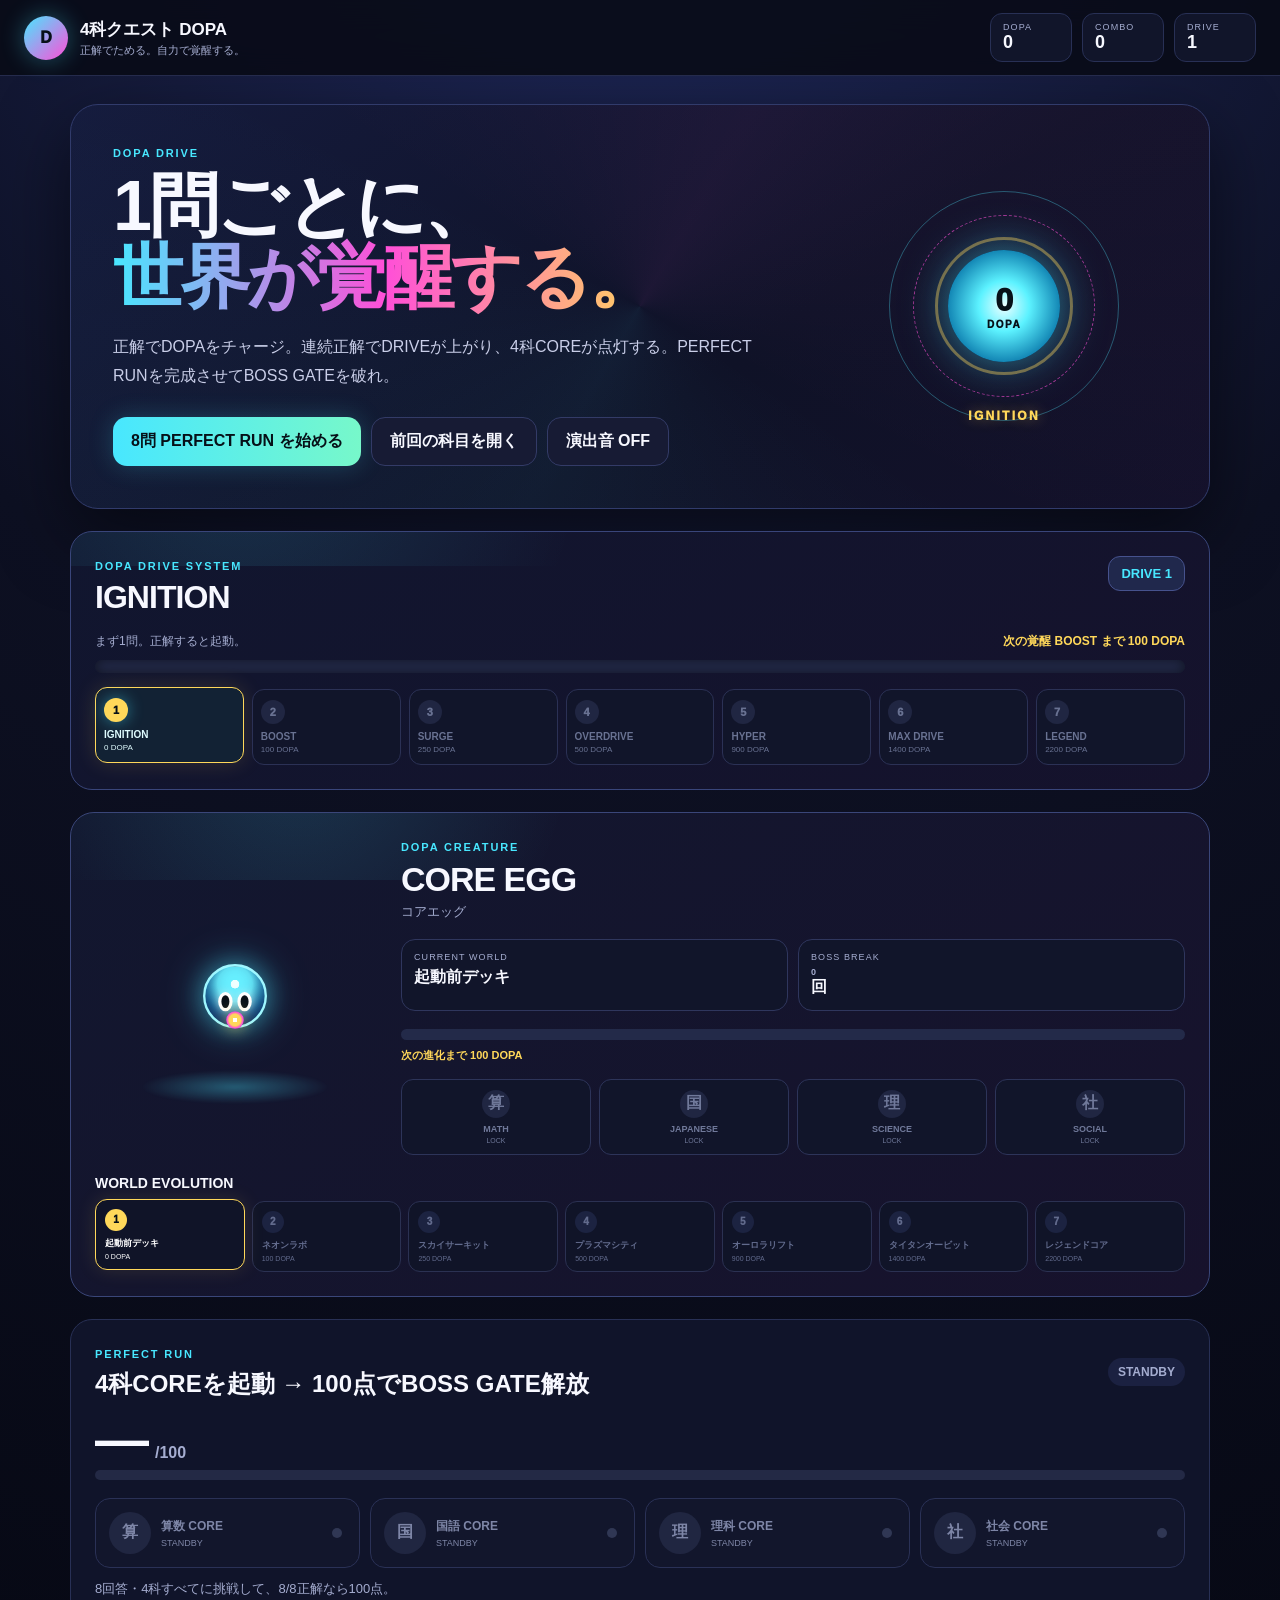
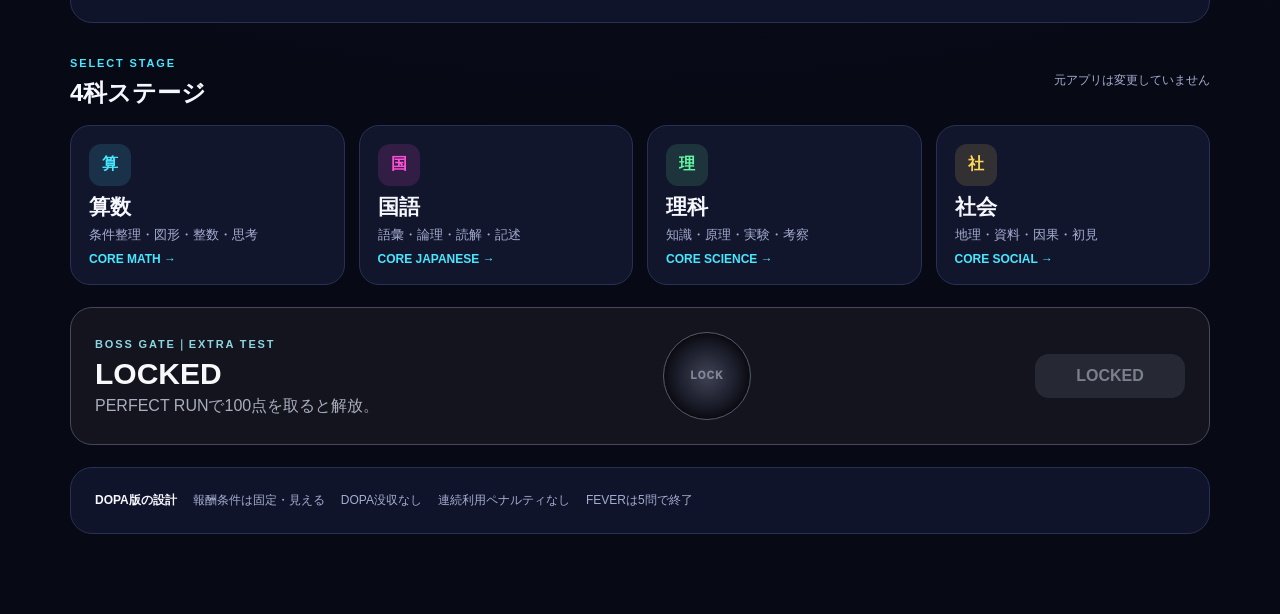
<file: dopa/index.html>
<!doctype html>
<html lang="ja">
<head>
  <meta charset="utf-8" />
  <meta name="viewport" content="width=device-width,initial-scale=1,viewport-fit=cover,user-scalable=no" />
  <meta name="theme-color" content="#090b18" />
  <meta name="robots" content="noindex,nofollow,noarchive,nosnippet" />
  <meta name="apple-mobile-web-app-capable" content="yes" />
  <meta name="apple-mobile-web-app-status-bar-style" content="black-translucent" />
  <meta name="apple-mobile-web-app-title" content="4科DOPA" />
  <title>4科クエスト DOPA版</title>
  <link rel="manifest" href="./manifest.webmanifest" />
  <link rel="icon" href="./icon.svg" type="image/svg+xml" />
  <link rel="stylesheet" href="./styles.css" />
  <link rel="stylesheet" href="./intensity.css" />
  <link rel="stylesheet" href="./evolution.css" />
</head>
<body>
  <div id="fxLayer" class="fx-layer" aria-hidden="true"></div>
  <header class="topbar">
    <a class="brand" href="./" aria-label="DOPAホームへ">
      <span class="brand-orb">D</span>
      <span><strong>4科クエスト DOPA</strong><small>正解でためる。自力で覚醒する。</small></span>
    </a>
    <div class="top-stats">
      <div><span>DOPA</span><strong id="dopaTotal">0</strong></div>
      <div><span>COMBO</span><strong id="comboCount">0</strong></div>
      <div><span>DRIVE</span><strong id="fxLevel">1</strong></div>
    </div>
  </header>

  <main class="shell">
    <section id="homePanel" class="home-panel">
      <div class="hero">
        <div class="hero-copy">
          <div class="eyebrow">DOPA DRIVE</div>
          <h1>1問ごとに、<br><span>世界が覚醒する。</span></h1>
          <p>正解でDOPAをチャージ。連続正解でDRIVEが上がり、4科COREが点灯する。PERFECT RUNを完成させてBOSS GATEを破れ。</p>
          <div class="hero-actions">
            <button id="startRunBtn" class="cta">8問 PERFECT RUN を始める</button>
            <button id="openLastBtn" class="ghost">前回の科目を開く</button>
            <button id="soundBtn" class="ghost" aria-pressed="false">演出音 OFF</button>
          </div>
        </div>
        <div class="reactor">
          <div class="reactor-ring r1"></div><div class="reactor-ring r2"></div><div class="reactor-ring r3"></div>
          <div class="reactor-core"><span id="reactorValue">0</span><small>DOPA</small></div>
          <div id="comboTitle" class="combo-title">IGNITION</div>
        </div>
      </div>

      <section class="drive-card">
        <div class="drive-head">
          <div><span class="eyebrow">DOPA DRIVE SYSTEM</span><h2 id="driveName">IGNITION</h2></div>
          <strong id="driveBadge">DRIVE 1</strong>
        </div>
        <div class="drive-copy"><span id="driveMessage">まず1問。正解すると起動。</span><b id="nextUnlock">次の覚醒まで 100 DOPA</b></div>
        <div class="drive-meter"><span id="driveMeter"></span></div>
        <div id="driveMilestones" class="drive-milestones"></div>
      </section>

      <section class="evolution-card">
        <div class="evolution-grid">
          <div class="creature-stage">
            <div class="creature-pedestal"></div>
            <div id="dopaCreature" class="dopa-creature stage-0" aria-label="コアエッグ">
              <i class="horn left"></i><i class="horn right"></i><i class="wing left"></i><i class="wing right"></i><i class="tail"></i>
              <div class="body"></div><i class="eye left"></i><i class="eye right"></i><i class="core"></i>
            </div>
          </div>
          <div class="evo-info">
            <span class="eyebrow">DOPA CREATURE</span>
            <h2 id="creatureName">CORE EGG</h2>
            <div id="creatureStage" class="evo-sub">コアエッグ</div>
            <div class="evo-stats">
              <div class="evo-stat"><span>CURRENT WORLD</span><strong id="worldName">起動前デッキ</strong></div>
              <div class="evo-stat"><span>BOSS BREAK</span><strong><span id="bossClearCount">0</span> 回</strong></div>
            </div>
            <div class="evo-progress"><span id="evoMeter"></span></div>
            <div id="evoNext" class="evo-next">次の進化まで 100 DOPA</div>
            <div id="evoCoreGrid" class="evo-core-grid"></div>
          </div>
        </div>
        <div class="world-strip">
          <h3>WORLD EVOLUTION</h3>
          <div id="worldMap" class="world-map"></div>
        </div>
      </section>

      <section class="run-card">
        <div class="run-head">
          <div><span class="eyebrow">PERFECT RUN</span><h2>4科COREを起動 → 100点でBOSS GATE解放</h2></div>
          <span id="runStatus" class="run-status">未開始</span>
        </div>
        <div class="score-row"><strong id="runScore">—</strong><span>/100</span></div>
        <div class="meter"><span id="runMeter"></span></div>
        <div id="coreGrid" class="core-grid"></div>
        <p id="runNote" class="run-note">8回答・4科すべてに挑戦して、8/8正解なら100点。</p>
      </section>

      <section class="subject-section">
        <div class="section-head"><div><span class="eyebrow">SELECT STAGE</span><h2>4科ステージ</h2></div><span class="mini-note">元アプリは変更していません</span></div>
        <div class="subject-grid">
          <button class="subject-card math" data-subject="math"><span class="subject-glyph">算</span><div><b>算数</b><small>条件整理・図形・整数・思考</small></div><em>CORE MATH →</em></button>
          <button class="subject-card japanese" data-subject="japanese"><span class="subject-glyph">国</span><div><b>国語</b><small>語彙・論理・読解・記述</small></div><em>CORE JAPANESE →</em></button>
          <button class="subject-card science" data-subject="science"><span class="subject-glyph">理</span><div><b>理科</b><small>知識・原理・実験・考察</small></div><em>CORE SCIENCE →</em></button>
          <button class="subject-card social" data-subject="social"><span class="subject-glyph">社</span><div><b>社会</b><small>地理・資料・因果・初見</small></div><em>CORE SOCIAL →</em></button>
        </div>
      </section>

      <section id="extraCard" class="extra-card locked">
        <div><span class="eyebrow">BOSS GATE｜EXTRA TEST</span><h2 id="extraTitle">LOCKED</h2><p id="extraNote">PERFECT RUNで100点を取ると解放。</p></div>
        <div class="boss-orb"><span id="bossOrbText">LOCK</span></div>
        <button id="extraBtn" disabled>BOSS戦へ</button>
      </section>

      <section class="safety-strip">
        <b>DOPA版の設計</b>
        <span>報酬条件は固定・見える</span><span>DOPA没収なし</span><span>連続利用ペナルティなし</span><span>FEVERは5問で終了</span>
      </section>
    </section>

    <section id="stagePanel" class="stage-panel" hidden>
      <div class="stage-toolbar">
        <button id="backHomeBtn" class="ghost">← DOPAホーム</button>
        <div><div id="stageSubject" class="stage-subject">算数</div><div id="stageComboWord" class="stage-combo-word">IGNITION</div></div>
        <div class="stage-live"><span>+DOPA</span><strong id="liveGain">0</strong></div>
      </div>
      <iframe id="subjectFrame" title="4科学習ステージ" allow="fullscreen"></iframe>
    </section>

    <section id="extraPanel" class="extra-panel" hidden>
      <div class="extra-top"><button id="extraBackBtn" class="ghost">← ホーム</button><div><span class="eyebrow">BOSS BATTLE｜EXTRA TEST</span><h2>8問・4科MIX</h2></div><div class="extra-score"><span id="extraNow">0</span>/8</div></div>
      <div class="boss-hp"><span id="bossHp"></span></div>
      <div class="ex-progress"><span id="exProgress"></span></div>
      <article id="extraQuestion" class="extra-question"></article>
    </section>
  </main>

  <div id="rewardPop" class="reward-pop" role="status" aria-live="polite"></div>
  <div id="rankPop" class="rank-pop" aria-hidden="true"></div>
  <div id="evolutionPop" class="evolution-pop" aria-hidden="true"></div>
  <script src="./app.js"></script>
  <script src="./evolution.js"></script>
  <script src="./companion.js"></script>
</body>
</html>
</file>
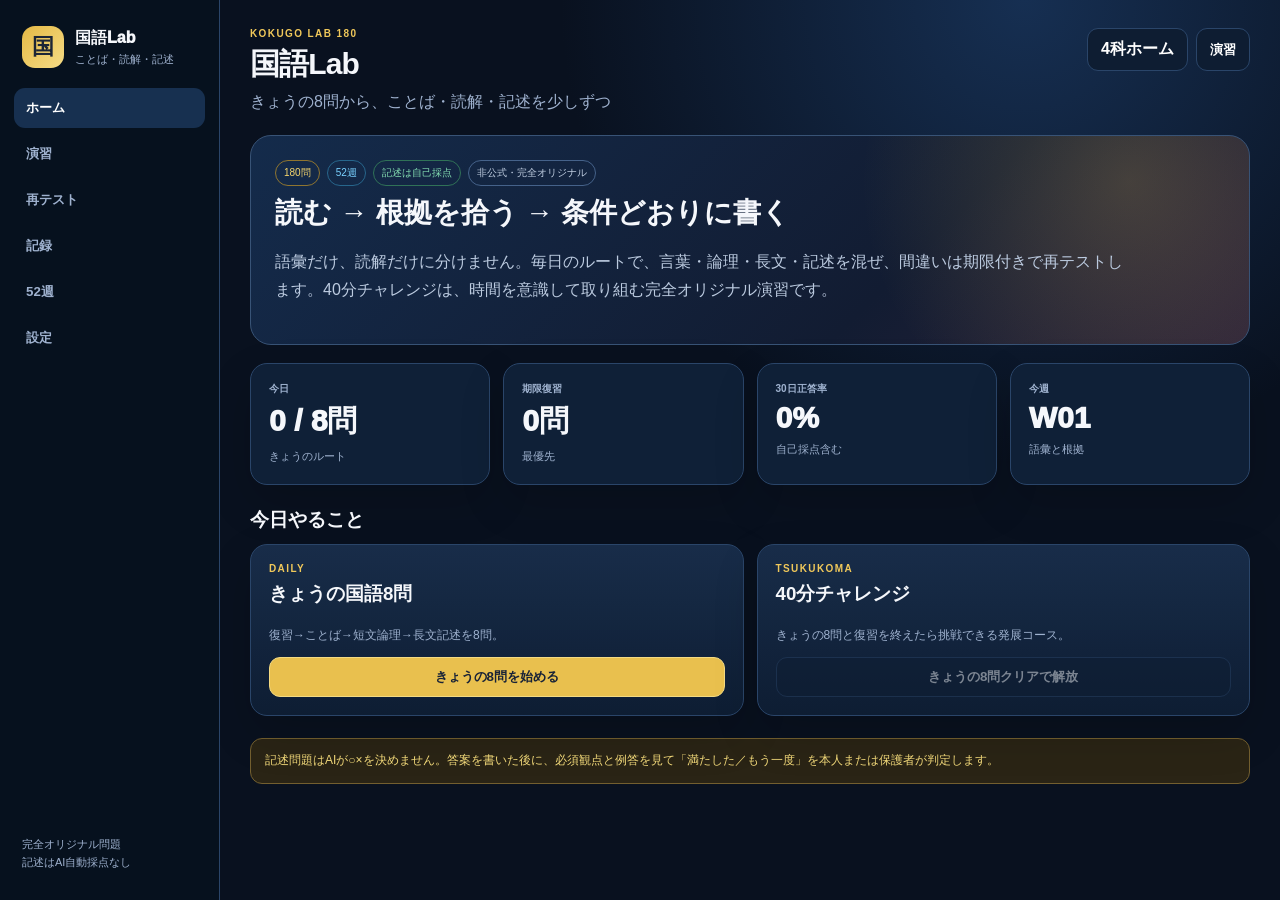
<file: japanese/index.html>
<!doctype html>
<html lang="ja">
<head>
  <meta charset="utf-8">
  <meta name="viewport" content="width=device-width,initial-scale=1,viewport-fit=cover">
  <meta name="theme-color" content="#16213e">
  <meta name="robots" content="noindex,nofollow,noarchive">
  <link rel="manifest" href="./manifest.webmanifest">
  <link rel="icon" href="./assets/icon.svg">
  <link rel="stylesheet" href="./styles.css">
  <title>国語Lab｜ことば・読解・記述</title>
</head>
<body>
<div class="app-shell">
  <aside class="sidebar">
    <div class="brand">
      <div class="brand-mark">国</div>
      <div><div class="brand-title">国語Lab</div><div class="brand-sub">ことば・読解・記述</div></div>
    </div>
    <nav id="nav" class="nav"></nav>
    <div class="sidebar-foot">完全オリジナル問題<br>記述はAI自動採点なし</div>
  </aside>
  <main class="main">
    <div id="app"></div>
  </main>
  <nav id="bottomNav" class="bottom-nav"></nav>
</div>
<div id="toast" class="toast" role="status" aria-live="polite"></div>
<script src="./data.js"></script>
<script src="./app.js"></script>
</body>
</html>
</file>
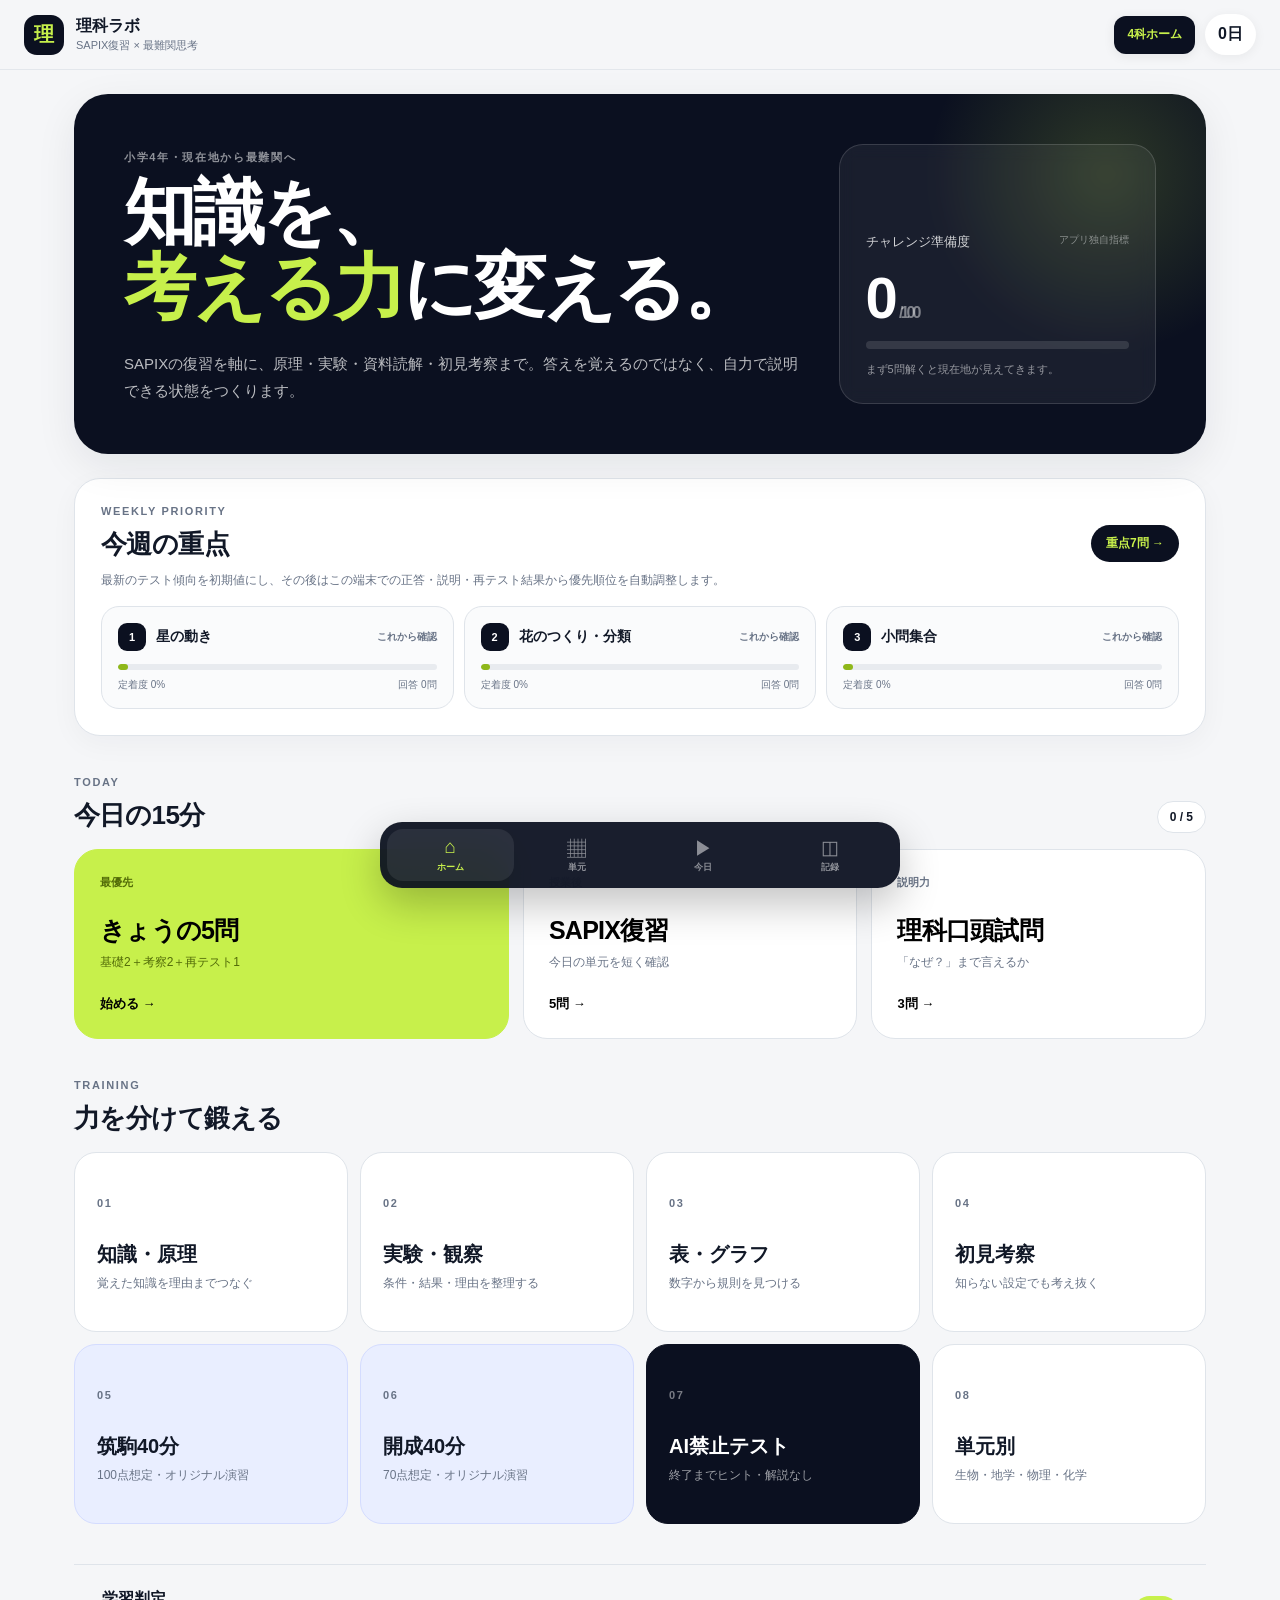
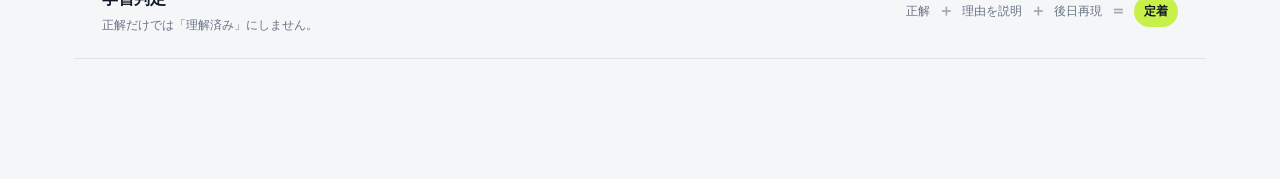
<file: science/index.html>
<!doctype html>
<html lang="ja">
<head>
  <meta charset="utf-8" />
  <meta name="viewport" content="width=device-width, initial-scale=1, viewport-fit=cover" />
  <meta name="theme-color" content="#0b1020" />
  <meta name="robots" content="noindex,nofollow,noarchive,nosnippet" />
  <meta name="apple-mobile-web-app-capable" content="yes" />
  <meta name="apple-mobile-web-app-status-bar-style" content="black-translucent" />
  <meta name="apple-mobile-web-app-title" content="理科ラボ" />
  <link rel="manifest" href="manifest.webmanifest" />
  <link rel="icon" href="assets/icon.svg" type="image/svg+xml" />
  <link rel="stylesheet" href="styles-base.css" />
  <link rel="stylesheet" href="styles-quiz.css" />
  <link rel="stylesheet" href="styles-record.css" />
  <title>理科ラボ｜SAPIX復習 × 最難関思考</title>
</head>
<body>
  <div class="app-shell">
    <header class="topbar">
      <div class="brand" role="button" tabindex="0" data-view="home" aria-label="ホームへ">
        <div class="brand-mark">理</div>
        <div>
          <div class="brand-title">理科ラボ</div>
          <div class="brand-sub">SAPIX復習 × 最難関思考</div>
        </div>
      </div>
      <div class="top-actions">
        <a class="subject-home-link" href="../?home=1" aria-label="4科ホームへ">4科ホーム</a>
        <button class="icon-btn" id="installBtn" hidden aria-label="アプリをインストール">＋</button>
        <button class="streak-pill" data-view="record" aria-label="学習記録を見る"><span id="streakCount">0</span>日</button>
      </div>
    </header>

    <main id="main" class="main" aria-live="polite">
      <section id="view-home" class="view active">
        <div class="hero">
          <div>
            <p class="eyebrow">小学4年・現在地から最難関へ</p>
            <h1>知識を、<br><span>考える力</span>に変える。</h1>
            <p class="hero-copy">SAPIXの復習を軸に、原理・実験・資料読解・初見考察まで。答えを覚えるのではなく、自力で説明できる状態をつくります。</p>
          </div>
          <div class="readiness-card">
            <div class="readiness-head">
              <span>チャレンジ準備度</span>
              <span class="tiny">アプリ独自指標</span>
            </div>
            <div class="readiness-score"><span id="readinessScore">0</span><small>/100</small></div>
            <div class="meter"><div id="readinessBar" class="meter-fill"></div></div>
            <p id="readinessText" class="microcopy">まず5問解くと現在地が見えてきます。</p>
          </div>
        </div>

        <section class="weekly-panel">
          <div class="section-heading">
            <div>
              <p class="eyebrow">WEEKLY PRIORITY</p>
              <h2>今週の重点</h2>
            </div>
            <button class="weekly-start" data-start="weekly">重点7問 →</button>
          </div>
          <p class="weekly-note">最新のテスト傾向を初期値にし、その後はこの端末での正答・説明・再テスト結果から優先順位を自動調整します。</p>
          <div id="weeklyFocusList" class="weekly-focus-list"></div>
        </section>

        <section class="today-panel">
          <div class="section-heading">
            <div>
              <p class="eyebrow">TODAY</p>
              <h2>今日の15分</h2>
            </div>
            <span id="todayProgress" class="progress-chip">0 / 5</span>
          </div>
          <div class="today-grid">
            <button class="mission-card primary" data-start="alpha">
              <div class="mission-kicker">最優先</div>
              <div class="mission-title">きょうの5問</div>
              <div class="mission-desc">基礎2＋考察2＋再テスト1</div>
              <div class="mission-arrow">始める →</div>
            </button>
            <button class="mission-card" data-start="review">
              <div class="mission-kicker">授業後</div>
              <div class="mission-title">SAPIX復習</div>
              <div class="mission-desc">今日の単元を短く確認</div>
              <div class="mission-arrow">5問 →</div>
            </button>
            <button class="mission-card" data-start="oral">
              <div class="mission-kicker">説明力</div>
              <div class="mission-title">理科口頭試問</div>
              <div class="mission-desc">「なぜ？」まで言えるか</div>
              <div class="mission-arrow">3問 →</div>
            </button>
          </div>
        </section>

        <section class="mode-section">
          <div class="section-heading"><div><p class="eyebrow">TRAINING</p><h2>力を分けて鍛える</h2></div></div>
          <div class="mode-grid">
            <button class="mode-card" data-start="knowledge"><span class="mode-num">01</span><h3>知識・原理</h3><p>覚えた知識を理由までつなぐ</p></button>
            <button class="mode-card" data-start="experiment"><span class="mode-num">02</span><h3>実験・観察</h3><p>条件・結果・理由を整理する</p></button>
            <button class="mode-card" data-start="data"><span class="mode-num">03</span><h3>表・グラフ</h3><p>数字から規則を見つける</p></button>
            <button class="mode-card" data-start="transfer"><span class="mode-num">04</span><h3>初見考察</h3><p>知らない設定でも考え抜く</p></button>
            <button class="mode-card accent" data-start="tsukukoma"><span class="mode-num">05</span><h3>筑駒40分</h3><p>100点想定・オリジナル演習</p></button>
            <button class="mode-card accent" data-start="kaisei"><span class="mode-num">06</span><h3>開成40分</h3><p>70点想定・オリジナル演習</p></button>
            <button class="mode-card dark" data-start="noai"><span class="mode-num">07</span><h3>AI禁止テスト</h3><p>終了までヒント・解説なし</p></button>
            <button class="mode-card" data-view="library"><span class="mode-num">08</span><h3>単元別</h3><p>生物・地学・物理・化学</p></button>
          </div>
        </section>

        <section class="principle-strip">
          <div><strong>学習判定</strong><span>正解だけでは「理解済み」にしません。</span></div>
          <div class="principle-flow"><span>正解</span><b>＋</b><span>理由を説明</span><b>＋</b><span>後日再現</span><b>＝</b><span class="highlight">定着</span></div>
        </section>
      </section>

      <section id="view-quiz" class="view">
        <div class="quiz-topline">
          <button class="back-btn" data-view="home">← 終了</button>
          <div class="quiz-meta"><span id="quizModeLabel">きょうの5問</span><span id="quizTimer" class="timer" hidden>40:00</span></div>
          <span id="quizCounter">1 / 5</span>
        </div>
        <div class="quiz-progress"><div id="quizProgressBar"></div></div>

        <article class="question-card">
          <div class="question-tags"><span id="qDomain">物理</span><span id="qLevel">Lv.2</span><span id="qSkill">原理</span></div>
          <h2 id="qPrompt">問題文</h2>
          <div id="qFigure" class="question-figure" hidden></div>
          <div id="qChoices" class="choices"></div>
          <textarea id="qFree" class="free-answer" rows="3" placeholder="自分の考えを書いてから答え合わせ" hidden></textarea>

          <div class="question-actions">
            <button id="hintBtn" class="secondary-btn">ヒントを1つ</button>
            <button id="checkBtn" class="primary-btn">答え合わせ</button>
          </div>
          <div id="hintBox" class="hint-box" hidden></div>
          <div id="feedbackBox" class="feedback-box" hidden></div>
        </article>

        <div id="reasonPanel" class="reason-panel" hidden>
          <p class="eyebrow">UNDERSTANDING CHECK</p>
          <h3>なぜそうなるか、自分の言葉で説明できた？</h3>
          <div class="reason-actions">
            <button class="reason-btn" data-reason="yes">説明できた</button>
            <button class="reason-btn" data-reason="notyet">まだ説明できない</button>
          </div>
        </div>

        <div id="causePanel" class="cause-panel" hidden>
          <p class="eyebrow">ERROR DIAGNOSIS</p>
          <h3>どこで間違えた？</h3>
          <div class="cause-grid">
            <button data-cause="knowledge">知らなかった</button>
            <button data-cause="principle">原理があいまい</button>
            <button data-cause="reading">資料・条件の読み違い</button>
            <button data-cause="strategy">知っていたが使えなかった</button>
            <button data-cause="calc">計算ミス</button>
            <button data-cause="careless">ケアレスミス</button>
          </div>
        </div>

        <button id="nextBtn" class="next-btn" hidden>次の問題 →</button>
      </section>

      <section id="view-result" class="view">
        <div class="result-hero">
          <p class="eyebrow">SESSION COMPLETE</p>
          <h2 id="resultTitle">今日の学習結果</h2>
          <div class="result-score"><span id="resultScore">0</span><small>%</small></div>
          <p id="resultMessage"></p>
        </div>
        <div class="result-grid">
          <div><span>正答</span><strong id="resultCorrect">0/5</strong></div>
          <div><span>説明できた</span><strong id="resultExplain">0/5</strong></div>
          <div><span>再確認</span><strong id="resultReview">0問</strong></div>
        </div>
        <div id="resultWeakness" class="result-note"></div>
        <div class="result-actions">
          <button class="primary-btn" data-view="home">ホームへ</button>
          <button class="secondary-btn" data-start="noai">AIなし再テスト</button>
        </div>
      </section>

      <section id="view-library" class="view">
        <div class="page-head"><button class="back-btn" data-view="home">← ホーム</button><p class="eyebrow">UNIT MAP</p><h2>単元別トレーニング</h2><p>弱い単元だけを短く回します。</p></div>
        <div class="domain-grid">
          <button class="domain-card bio" data-domain="生物"><span>生物</span><strong id="bioMastery">0%</strong><small>植物・動物・人体</small></button>
          <button class="domain-card earth" data-domain="地学"><span>地学</span><strong id="earthMastery">0%</strong><small>天気・天体・大地</small></button>
          <button class="domain-card physics" data-domain="物理"><span>物理</span><strong id="physicsMastery">0%</strong><small>力・光・音・電気・熱</small></button>
          <button class="domain-card chem" data-domain="化学"><span>化学</span><strong id="chemMastery">0%</strong><small>物質・水溶液・燃焼</small></button>
        </div>
        <div class="topic-map-box">
          <div class="section-heading">
            <div><p class="eyebrow">TOPIC MAP</p><h3>重点単元マップ</h3></div>
            <span class="local-only">テスト＋学習履歴</span>
          </div>
          <p class="topic-map-note">SAPIXの細かな授業番号を推測せず、成績票で確認できた分野とアプリ内の定着度を統合します。単元をタップすると、その単元だけ練習できます。</p>
          <div id="topicMap" class="topic-map-grid"></div>
        </div>
        <div class="level-box">
          <h3>レベル</h3>
          <div class="level-list">
            <div><span>Lv.1</span><p>基本確認</p></div>
            <div><span>Lv.2</span><p>SAPIX標準</p></div>
            <div><span>Lv.3</span><p>SAPIX上位</p></div>
            <div><span>Lv.4</span><p>最難関校につながる初見考察</p></div>
          </div>
        </div>
      </section>

      <section id="view-record" class="view">
        <div class="page-head"><button class="back-btn" data-view="home">← ホーム</button><p class="eyebrow">LEARNING RECORD</p><h2>学習記録</h2><p>「できたつもり」ではなく、再現できるかを見ます。</p></div>
        <div class="stats-grid">
          <div class="stat-card"><span>総回答</span><strong id="statAnswered">0</strong></div>
          <div class="stat-card"><span>正答率</span><strong id="statAccuracy">0%</strong></div>
          <div class="stat-card"><span>説明率</span><strong id="statExplain">0%</strong></div>
          <div class="stat-card"><span>要再確認</span><strong id="statDue">0</strong></div>
        </div>
        <div class="record-panel">
          <div class="section-heading"><div><p class="eyebrow">SAPIX SCIENCE TREND</p><h3>理科テスト推移</h3></div><span class="local-only">この端末内のみ</span></div>
          <div id="sapixTrend" class="sapix-trend"></div>
        </div>

        <div class="record-panel">
          <div class="section-heading"><div><p class="eyebrow">WEAKNESS</p><h3>最近の誤答原因</h3></div></div>
          <div id="causeBars" class="cause-bars"></div>
        </div>
        <div class="record-panel">
          <div class="section-heading"><div><p class="eyebrow">REVIEW QUEUE</p><h3>AIなし再テスト候補</h3></div></div>
          <div id="reviewQueue" class="review-queue"></div>
        </div>
        <div class="record-panel">
          <div class="section-heading"><div><p class="eyebrow">SAPIX LOCAL INPUT</p><h3>SAPIX結果を反映</h3></div><span class="local-only">この端末内のみ</span></div>
          <p class="sapix-help">SAPIXの個人成績票PDFを選ぶと、理科の「分野・得点・配点・平均点」を端末内で読み取ります。初回のPDF解析では解析プログラム取得の通信が必要ですが、PDF自体や氏名は保存・外部送信しません。読み取れない場合だけ下の手入力を使います。</p>
          <div class="sapix-import-row">
            <label class="secondary-btn file-label sapix-file-label">PDF / HTMLを自動取込
              <input id="sapixFileInput" type="file" accept=".pdf,.html,.htm,.txt,application/pdf,text/html,text/plain" hidden>
            </label>
            <span id="sapixImportStatus" class="sapix-import-status">未取込</span>
          </div>
          <details class="sapix-manual">
            <summary>分野を手入力する</summary>
          <div class="sapix-entry-grid">
            <label><span>実施日</span><input id="sapixDate" type="date"></label>
            <label><span>分野</span><select id="sapixTopic">
              <option value="星の動き">星の動き</option>
              <option value="花のつくりと分類">花のつくりと分類</option>
              <option value="小問集合">小問集合</option>
              <option value="水溶液">水溶液</option>
              <option value="植物">植物</option>
              <option value="ばねとてこ">ばねとてこ</option>
              <option value="動物の分類と食物連鎖">動物の分類と食物連鎖</option>
              <option value="燃焼と気体">燃焼と気体</option>
            </select></label>
            <label><span>得点</span><input id="sapixScore" type="number" min="0" step="1" inputmode="numeric" placeholder="例 10"></label>
            <label><span>配点</span><input id="sapixMax" type="number" min="1" step="1" inputmode="numeric" placeholder="例 24"></label>
            <label><span>平均点（任意）</span><input id="sapixAverage" type="number" min="0" step="0.1" inputmode="decimal" placeholder="例 15.0"></label>
            <button id="sapixSaveBtn" class="primary-btn sapix-save">重点へ反映</button>
          </div>
          </details>
          <div id="sapixHistory" class="sapix-history"></div>
        </div>
        <div class="record-panel backup-panel">
          <div><h3>データ保護</h3><p>学習記録はこのiPad内に保存されます。機種変更前にバックアップしてください。</p></div>
          <div class="backup-actions"><button id="exportBtn" class="secondary-btn">記録を書き出す</button><label class="secondary-btn file-label">記録を読み込む<input id="importInput" type="file" accept="application/json" hidden></label></div>
        </div>
      </section>
    </main>

    <nav class="bottom-nav" aria-label="メインナビゲーション">
      <button class="nav-item active" data-view="home"><span>⌂</span><small>ホーム</small></button>
      <button class="nav-item" data-view="library"><span>▦</span><small>単元</small></button>
      <button class="nav-item" data-start="alpha"><span>▶</span><small>今日</small></button>
      <button class="nav-item" data-view="record"><span>◫</span><small>記録</small></button>
    </nav>
  </div>

  <div id="toast" class="toast" role="status" aria-live="polite"></div>
  <script src="questions-1.js"></script>
  <script src="questions-2.js"></script>
  <script src="questions-3.js"></script>
  <script src="questions-4.js"></script>
  <script src="questions-5.js"></script>
  <script src="questions-6.js"></script>
  <script src="questions-7.js"></script>
  <script src="questions-8.js"></script>
  <script src="sapix-import.js"></script>
  <script src="app-core.js"></script>
  <script src="app-quiz.js"></script>
  <script src="app-results.js"></script>
  <script src="app-boot.js"></script>
</body>
</html>
</file>
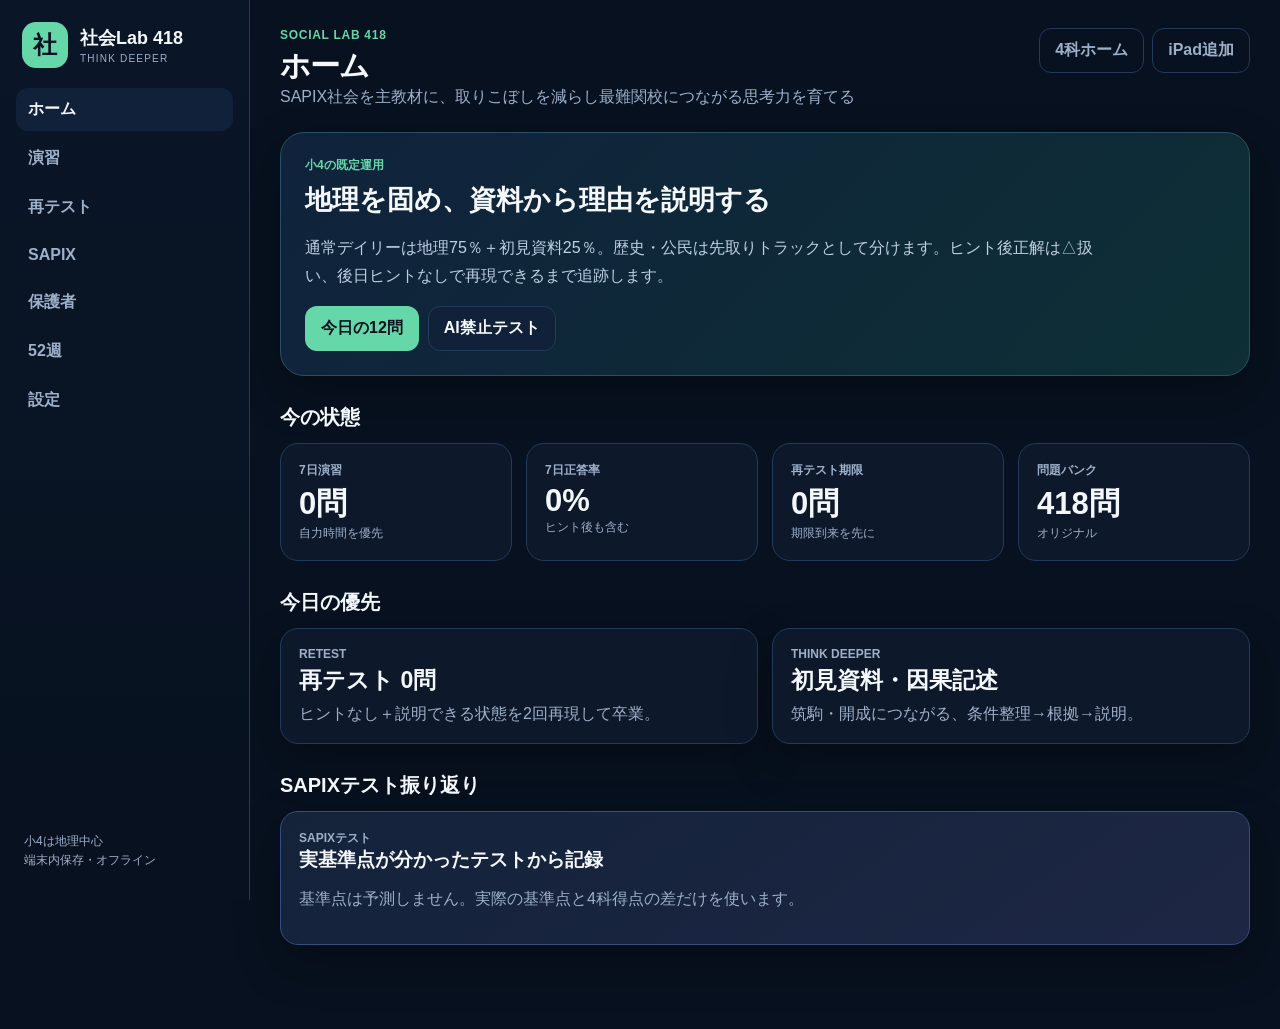
<file: social/index.html>
<!doctype html>
<html lang="ja">
<head>
  <meta charset="utf-8" />
  <meta name="viewport" content="width=device-width,initial-scale=1,viewport-fit=cover,user-scalable=no" />
  <meta name="theme-color" content="#0b1324" />
  <meta name="robots" content="noindex,nofollow,noarchive,nosnippet" />
  <meta name="apple-mobile-web-app-capable" content="yes" />
  <meta name="apple-mobile-web-app-status-bar-style" content="black-translucent" />
  <meta name="apple-mobile-web-app-title" content="社会Lab" />
  <title>社会Lab 418｜地理・資料読解・最難関思考</title>
  <link rel="manifest" href="manifest.webmanifest" />
  <link rel="icon" href="assets/icon.svg" type="image/svg+xml" />
  <link rel="stylesheet" href="styles.css" />
</head>
<body>
<div id="app" class="app-shell">
  <aside class="sidebar">
    <div class="brand">
      <div class="brand-mark">社</div>
      <div><div class="brand-name">社会Lab 418</div><div class="brand-sub">THINK DEEPER</div></div>
    </div>
    <nav id="nav" aria-label="メインナビゲーション"></nav>
    <div class="sidebar-foot">小4は地理中心<br>端末内保存・オフライン</div>
  </aside>
  <main class="main" id="main" tabindex="-1"><div class="card"><h2>社会Labを読み込んでいます</h2><p class="muted">問題データを端末内で展開しています。</p></div></main>
  <nav class="bottom-nav" id="bottomNav" aria-label="モバイルナビゲーション"></nav>
</div>
<div id="toast" class="toast" role="status" aria-live="polite"></div>
<div id="modalRoot"></div>
<script src="loader.js"></script>
</body>
</html>
</file>
<file: dopa/styles.css>
:root{--bg:#090b18;--panel:#11152a;--line:#283055;--text:#f7f8ff;--muted:#a5add0;--cyan:#48e7ff;--pink:#ff4fd8;--gold:#ffd85a;--green:#64f7a2;--red:#ff708d;--violet:#8d72ff}
*{box-sizing:border-box}html,body{margin:0;min-height:100%;background:radial-gradient(circle at 50% -10%,#202a60 0,#0d1022 38%,#070915 78%);color:var(--text);font-family:-apple-system,BlinkMacSystemFont,"Hiragino Sans","Yu Gothic",sans-serif}button,a{font:inherit}button{cursor:pointer}.topbar{height:76px;display:flex;align-items:center;justify-content:space-between;padding:0 24px;border-bottom:1px solid #252b4c;background:#090b18e8;backdrop-filter:blur(16px);position:sticky;top:0;z-index:20}.brand{display:flex;gap:12px;align-items:center;color:inherit;text-decoration:none}.brand-orb{width:44px;height:44px;border-radius:50%;display:grid;place-items:center;font-weight:1000;color:#071018;background:linear-gradient(135deg,var(--cyan),var(--pink));box-shadow:0 0 24px #48e7ff55}.brand strong{display:block;font-size:17px}.brand small{display:block;color:var(--muted);font-size:11px;margin-top:2px}.top-stats{display:flex;gap:10px}.top-stats>div{min-width:82px;padding:8px 12px;border:1px solid var(--line);border-radius:12px;background:#11152a}.top-stats span{display:block;font-size:9px;letter-spacing:.12em;color:var(--muted)}.top-stats strong{font-size:18px}.shell{max-width:1180px;margin:0 auto;padding:28px 20px 80px}.hero{display:grid;grid-template-columns:1.5fr .7fr;gap:30px;align-items:center;min-height:360px;padding:42px;border:1px solid #313b6b;border-radius:28px;background:linear-gradient(145deg,#151b3d,#0f1227 60%,#13112a);box-shadow:0 26px 70px #0008;overflow:hidden;position:relative}.hero:before{content:"";position:absolute;inset:-40%;background:conic-gradient(from 120deg,transparent,#48e7ff0d,transparent,#ff4fd80e,transparent);animation:spin 22s linear infinite}.hero>*{position:relative;z-index:1}.eyebrow{font-size:11px;font-weight:900;letter-spacing:.17em;color:var(--cyan)}.hero h1{font-size:clamp(38px,6vw,70px);line-height:1.02;margin:12px 0 18px;letter-spacing:-.04em}.hero h1 span{background:linear-gradient(90deg,var(--cyan),var(--pink),var(--gold));-webkit-background-clip:text;color:transparent}.hero p{font-size:16px;line-height:1.85;color:#c9cee8;max-width:650px}.hero-actions{display:flex;gap:10px;flex-wrap:wrap;margin-top:26px}.cta,.ghost,#extraBtn{border:0;border-radius:14px;padding:13px 18px;font-weight:900}.cta{color:#061018;background:linear-gradient(90deg,var(--cyan),#77f8ca);box-shadow:0 0 24px #48e7ff35}.ghost{color:var(--text);background:#171b34;border:1px solid #333b67}.reactor{height:250px;position:relative;display:grid;place-items:center}.reactor-ring{position:absolute;border-radius:50%;border:1px solid #4ee8ff55}.r1{width:230px;height:230px;animation:spin 15s linear infinite}.r2{width:182px;height:182px;border-style:dashed;border-color:#ff4fd899;animation:spin 9s linear infinite reverse}.r3{width:138px;height:138px;border-width:3px;border-color:#ffd85a66;animation:pulse 2.4s ease-in-out infinite}.reactor-core{width:112px;height:112px;border-radius:50%;display:grid;place-items:center;align-content:center;background:radial-gradient(circle,#eefeff,#5cf2ff 32%,#1488b6 70%,#0b203e);color:#071018;box-shadow:0 0 45px #48e7ff88}.reactor-core span{font-size:32px;font-weight:1000}.reactor-core small{font-size:10px;font-weight:1000;letter-spacing:.15em}.run-card,.extra-card,.safety-strip{margin-top:22px;border:1px solid var(--line);border-radius:22px;background:#10142a;padding:24px}.run-head,.section-head,.extra-top{display:flex;align-items:center;justify-content:space-between;gap:16px}.run-head h2,.section-head h2,.extra-top h2{margin:6px 0 0}.run-status{padding:7px 10px;border-radius:999px;background:#1b2141;color:var(--muted);font-size:12px;font-weight:800}.score-row{display:flex;align-items:baseline;gap:6px;margin-top:8px}.score-row strong{font-size:54px}.score-row span{color:var(--muted);font-weight:800}.meter,.ex-progress{height:10px;background:#232945;border-radius:999px;overflow:hidden}.meter span,.ex-progress span{display:block;height:100%;width:0;background:linear-gradient(90deg,var(--cyan),var(--pink),var(--gold));transition:width .35s ease}.subject-ticks{display:flex;gap:8px;flex-wrap:wrap;margin-top:16px}.tick{padding:8px 11px;border-radius:10px;background:#191e39;color:var(--muted);font-size:12px;font-weight:800}.tick.on{color:#071018;background:var(--green)}.run-note{margin:12px 0 0;color:var(--muted);font-size:13px}.subject-section{margin-top:30px}.mini-note{color:var(--muted);font-size:12px}.subject-grid{display:grid;grid-template-columns:repeat(4,1fr);gap:14px;margin-top:16px}.subject-card{min-height:160px;padding:18px;text-align:left;color:var(--text);border:1px solid var(--line);border-radius:20px;background:#12162d;display:flex;flex-direction:column;justify-content:space-between;transition:transform .18s,border .18s,box-shadow .18s}.subject-card:hover{transform:translateY(-3px);border-color:#5d6ab5;box-shadow:0 14px 32px #0007}.subject-glyph{width:42px;height:42px;border-radius:12px;display:grid;place-items:center;font-weight:1000;background:#212847}.subject-card b{font-size:21px;display:block}.subject-card small{display:block;color:var(--muted);margin-top:4px;line-height:1.5}.subject-card em{font-style:normal;color:var(--cyan);font-weight:900;font-size:12px}.math .subject-glyph{background:#48e7ff22;color:var(--cyan)}.japanese .subject-glyph{background:#ff4fd822;color:var(--pink)}.science .subject-glyph{background:#64f7a222;color:var(--green)}.social .subject-glyph{background:#ffd85a22;color:var(--gold)}.extra-card{display:flex;align-items:center;justify-content:space-between;gap:20px;border-color:#4b4372}.extra-card.locked{filter:saturate(.45)}.extra-card h2{font-size:30px;margin:5px 0}.extra-card p{margin:0;color:var(--muted)}#extraBtn{min-width:150px;background:linear-gradient(90deg,var(--pink),var(--violet));color:white}#extraBtn:disabled{background:#232842;color:#777f9f;cursor:not-allowed}.safety-strip{display:flex;gap:16px;flex-wrap:wrap;color:var(--muted);font-size:12px}.safety-strip b{color:var(--text)}.stage-panel{height:calc(100vh - 125px)}.stage-toolbar{height:58px;display:grid;grid-template-columns:1fr auto 1fr;align-items:center;gap:12px}.stage-subject{font-weight:1000}.stage-live{justify-self:end;display:flex;align-items:baseline;gap:6px;padding:8px 12px;border-radius:12px;background:#151a34}.stage-live span{font-size:10px;color:var(--muted)}.stage-live strong{font-size:20px;color:var(--gold)}#subjectFrame{width:100%;height:calc(100% - 58px);border:1px solid var(--line);border-radius:18px;background:white}.extra-panel{max-width:900px;margin:0 auto}.extra-score{font-weight:1000;font-size:22px}.extra-question{margin-top:24px;border:1px solid var(--line);border-radius:24px;background:#11152a;padding:30px}.extra-question h3{font-size:28px;line-height:1.45}.ex-subject{display:inline-block;padding:6px 9px;border-radius:9px;background:#202747;color:var(--cyan);font-weight:900;font-size:11px}.ex-options{display:grid;gap:10px;margin-top:22px}.ex-options button{padding:16px;text-align:left;border-radius:14px;border:1px solid #323a66;background:#171c36;color:var(--text);font-weight:800}.ex-options button:hover{border-color:var(--cyan)}.ex-feedback{margin-top:18px;padding:15px;border-radius:14px;background:#191e39}.reward-pop{position:fixed;left:50%;top:18%;transform:translate(-50%,-10px) scale(.8);z-index:80;opacity:0;pointer-events:none;font-size:30px;font-weight:1000;color:var(--gold);text-shadow:0 0 22px #ffd85a99;transition:.2s}.reward-pop.show{opacity:1;transform:translate(-50%,0) scale(1.05)}.fx-layer{position:fixed;inset:0;pointer-events:none;z-index:70;overflow:hidden}.particle{position:absolute;width:8px;height:8px;border-radius:50%;background:var(--cyan);animation:burst .8s ease-out forwards}.fx3 .topbar{box-shadow:0 0 24px #48e7ff22}.fx4 .reactor-core{box-shadow:0 0 70px #48e7ffaa}.fx5 .hero{border-color:#6d59ac}.fx6 .reactor{filter:saturate(1.35)}.fx7 .shell{filter:saturate(1.08)}.fx8 .topbar{border-bottom-color:#ffd85a88}.fever .topbar{background:linear-gradient(90deg,#111735ee,#291030ee,#231d0fee);animation:feverGlow 1.3s ease-in-out infinite alternate}.fever .reactor-core{animation:feverCore .7s ease-in-out infinite alternate}.fever-badge{color:var(--gold)!important}.fx-layer.flash:before{content:"";position:absolute;inset:0;background:#fff;animation:flash .35s ease-out forwards}
@keyframes spin{to{transform:rotate(360deg)}}@keyframes pulse{50%{transform:scale(1.08);opacity:.55}}@keyframes burst{to{transform:translate(var(--dx),var(--dy)) scale(.2);opacity:0}}@keyframes flash{from{opacity:.45}to{opacity:0}}@keyframes feverGlow{to{box-shadow:0 0 38px #ff4fd844}}@keyframes feverCore{to{transform:scale(1.08);box-shadow:0 0 90px #ffd85acc}}
@media(max-width:800px){.topbar{height:auto;min-height:70px;padding:10px 12px}.brand small{display:none}.top-stats{gap:5px}.top-stats>div{min-width:60px;padding:7px}.top-stats span{font-size:7px}.top-stats strong{font-size:15px}.shell{padding:14px 12px 70px}.hero{grid-template-columns:1fr;padding:24px}.reactor{height:210px}.subject-grid{grid-template-columns:repeat(2,1fr)}.extra-card{align-items:flex-start;flex-direction:column}.stage-panel{height:calc(100vh - 100px)}.stage-toolbar{grid-template-columns:auto 1fr auto}.stage-subject{font-size:13px}.stage-live{padding:6px 8px}.safety-strip span{width:46%}}
@media(prefers-reduced-motion:reduce){*,*:before,*:after{animation:none!important;transition:none!important}}
</file>
<file: dopa/intensity.css>
.drive-card{margin-top:22px;border:1px solid #39457a;border-radius:22px;background:linear-gradient(145deg,#11162f,#15122c);padding:24px;position:relative;overflow:hidden}.drive-card:before{content:"";position:absolute;inset:-80% 40% auto -30%;height:240px;background:radial-gradient(circle,#48e7ff22,transparent 65%);pointer-events:none}.drive-head{display:flex;justify-content:space-between;align-items:flex-start;gap:16px;position:relative}.drive-head h2{font-size:32px;margin:5px 0 0;letter-spacing:-.03em}.drive-head>strong{padding:9px 12px;border-radius:12px;background:#20284c;border:1px solid #46528d;color:var(--cyan);font-size:13px}.drive-copy{display:flex;justify-content:space-between;gap:16px;margin:17px 0 10px;color:var(--muted);font-size:12px}.drive-copy b{color:var(--gold)}.drive-meter{height:13px;border-radius:999px;background:#232a4a;overflow:hidden;box-shadow:inset 0 0 12px #0008}.drive-meter>span{display:block;height:100%;width:0;border-radius:inherit;background:linear-gradient(90deg,#2bdcff,#9d65ff,#ff4fd8,#ffd85a);box-shadow:0 0 22px #48e7ff88;transition:width .45s cubic-bezier(.2,.9,.25,1)}.drive-milestones{display:grid;grid-template-columns:repeat(7,1fr);gap:8px;margin-top:16px}.drive-node{position:relative;padding:10px 8px;border:1px solid #2b3155;border-radius:12px;background:#11152a;color:#697292;min-width:0}.drive-node span{display:grid;place-items:center;width:24px;height:24px;border-radius:50%;background:#202642;font-size:11px;font-weight:1000;margin-bottom:7px}.drive-node b{display:block;font-size:10px;white-space:nowrap;overflow:hidden;text-overflow:ellipsis}.drive-node small{display:block;font-size:8px;margin-top:3px}.drive-node.on{color:#dffcff;border-color:#365f77;background:#122234}.drive-node.on span{color:#061018;background:var(--cyan);box-shadow:0 0 16px #48e7ff77}.drive-node.current{transform:translateY(-2px);border-color:var(--gold);box-shadow:0 0 22px #ffd85a24}.drive-node.current span{background:var(--gold)}
.core-grid{display:grid;grid-template-columns:repeat(4,1fr);gap:10px;margin-top:18px}.core-unit{display:grid;grid-template-columns:42px 1fr 14px;gap:10px;align-items:center;padding:13px;border-radius:15px;border:1px solid #2a3156;background:#12162c;color:#7e86a7;transition:.3s}.core-unit>span{width:42px;height:42px;border-radius:50%;display:grid;place-items:center;background:#202641;font-weight:1000}.core-unit b{display:block;font-size:12px}.core-unit small{display:block;font-size:9px;margin-top:3px}.core-unit i{width:10px;height:10px;border-radius:50%;background:#303754;box-shadow:0 0 0 transparent}.core-unit.on{color:#f4feff;border-color:#3e8aa0;background:linear-gradient(135deg,#11263a,#161a37);box-shadow:inset 0 0 20px #48e7ff0d}.core-unit.on>span{color:#061018;background:var(--cyan);box-shadow:0 0 18px #48e7ff88}.core-unit.on i{background:var(--green);box-shadow:0 0 16px var(--green);animation:coreBlink 1.2s ease-in-out infinite alternate}.core-unit.japanese.on>span{background:var(--pink);box-shadow:0 0 18px #ff4fd888}.core-unit.science.on>span{background:var(--green);box-shadow:0 0 18px #64f7a288}.core-unit.social.on>span{background:var(--gold);box-shadow:0 0 18px #ffd85a88}
.combo-title{position:absolute;bottom:8px;left:50%;transform:translateX(-50%);font-size:12px;letter-spacing:.19em;font-weight:1000;color:var(--gold);text-shadow:0 0 14px #ffd85a66}.stage-combo-word{font-size:9px;letter-spacing:.14em;color:var(--gold);font-weight:1000;margin-top:2px}.boss-orb{width:88px;height:88px;border-radius:50%;display:grid;place-items:center;background:radial-gradient(circle,#3a4168 0,#1b2041 45%,#0d1020 72%);border:1px solid #4e587f;box-shadow:inset 0 0 18px #0008}.boss-orb span{font-size:10px;letter-spacing:.12em;color:#7c86ab;font-weight:1000}.extra-card:not(.locked) .boss-orb{background:radial-gradient(circle,#fff7b7 0,#ff4fd8 18%,#6546ff 48%,#13152c 72%);border-color:#ffce66;box-shadow:0 0 34px #ff4fd877,inset 0 0 28px #fff8}.extra-card:not(.locked) .boss-orb span{color:white;text-shadow:0 0 10px #000}.boss-hp{height:15px;border-radius:999px;background:#26111e;border:1px solid #5a2748;overflow:hidden;margin:14px 0 8px}.boss-hp span{display:block;width:100%;height:100%;background:linear-gradient(90deg,#ff315f,#ff4fd8,#ff8b5a);box-shadow:0 0 18px #ff4fd877;transition:width .35s ease}.boss-status{display:flex;justify-content:space-between;gap:12px;margin-bottom:14px;font-size:11px;font-weight:1000;color:#ff93d5}.boss-status b{color:var(--gold)}.ex-feedback.hit{border:1px solid #3a9a79;background:#112d27}.ex-feedback.guard{border:1px solid #713c57;background:#281620}
.rank-pop{position:fixed;z-index:90;left:50%;top:38%;transform:translate(-50%,-50%) scale(.55);opacity:0;pointer-events:none;text-align:center;min-width:min(86vw,620px);padding:28px 40px;border-radius:24px;background:linear-gradient(145deg,#111735f4,#261435f4);border:1px solid #7667aa;box-shadow:0 0 80px #7c5fff55,0 24px 80px #000b;transition:.22s}.rank-pop small{display:block;font-size:11px;letter-spacing:.24em;color:var(--cyan);font-weight:1000}.rank-pop strong{display:block;margin-top:8px;font-size:clamp(28px,6vw,62px);letter-spacing:-.04em;background:linear-gradient(90deg,var(--cyan),#fff,var(--pink),var(--gold));-webkit-background-clip:text;color:transparent;text-shadow:0 0 26px #ffffff10}.rank-pop.show{opacity:1;transform:translate(-50%,-50%) scale(1)}
.fx2 .hero{box-shadow:0 26px 80px #0008,0 0 30px #48e7ff12}.fx3 .brand-orb{box-shadow:0 0 34px #48e7ff88}.fx4 .hero:after,.fx5 .hero:after,.fx6 .hero:after,.fx7 .hero:after,.fx8 .hero:after{content:"";position:absolute;inset:0;border-radius:inherit;pointer-events:none;background:linear-gradient(120deg,transparent 15%,#48e7ff08 42%,#ff4fd80a 62%,transparent 80%);background-size:220% 100%;animation:energySweep 2.8s linear infinite}.fx5 .drive-meter>span{filter:saturate(1.3) brightness(1.1)}.fx6 .reactor-ring.r1{border-width:2px;box-shadow:0 0 24px #48e7ff55}.fx6 .reactor-ring.r2{box-shadow:0 0 25px #ff4fd844}.fx7 .hero h1 span{filter:brightness(1.25)}.fx7 .reactor-core{box-shadow:0 0 95px #48e7ffbb,0 0 135px #ff4fd833}.fx8 .reactor-core{animation:feverCore .55s ease-in-out infinite alternate}.fx8 .hero{border-color:#ffd85aaa;box-shadow:0 28px 90px #0009,0 0 44px #ffd85a22}.fever .extra-question{box-shadow:0 0 34px #ff4fd833;border-color:#7f5288}.fever .boss-hp{animation:bossPulse .7s ease-in-out infinite alternate}.shock .shell{animation:screenShock .32s cubic-bezier(.25,.8,.25,1)}
@keyframes coreBlink{to{transform:scale(1.22);filter:brightness(1.45)}}@keyframes energySweep{to{background-position:-220% 0}}@keyframes bossPulse{to{box-shadow:0 0 22px #ff315f55}}@keyframes screenShock{0%{transform:translate(0)}20%{transform:translate(-5px,2px)}40%{transform:translate(5px,-2px)}60%{transform:translate(-3px,-1px)}80%{transform:translate(3px,1px)}100%{transform:translate(0)}}
@media(max-width:800px){.drive-copy{display:block}.drive-copy b{display:block;margin-top:5px}.drive-milestones{grid-template-columns:repeat(4,1fr)}.drive-node:nth-child(n+5){display:none}.core-grid{grid-template-columns:repeat(2,1fr)}.boss-orb{width:66px;height:66px}.rank-pop{padding:22px 18px}.extra-card:not(.locked) .boss-orb{align-self:center}}
@media(prefers-reduced-motion:reduce){.core-unit.on i,.fx4 .hero:after,.fx5 .hero:after,.fx6 .hero:after,.fx7 .hero:after,.fx8 .hero:after,.fever .boss-hp,.shock .shell{animation:none!important}}
</file>
<file: dopa/evolution.css>
.evolution-card{margin-top:22px;border:1px solid #3a4679;border-radius:24px;background:linear-gradient(145deg,#12172f,#17122c);padding:24px;overflow:hidden;position:relative}.evolution-card:before{content:"";position:absolute;inset:-40% 45% auto -15%;height:260px;background:radial-gradient(circle,#48e7ff25,transparent 65%);pointer-events:none}.evolution-grid{display:grid;grid-template-columns:280px 1fr;gap:26px;align-items:center;position:relative}.creature-stage{min-height:260px;display:grid;place-items:center;position:relative}.creature-pedestal{position:absolute;bottom:22px;width:190px;height:34px;border-radius:50%;background:radial-gradient(ellipse,#48e7ff55,transparent 70%);filter:blur(1px)}.dopa-creature{position:relative;width:150px;height:150px;filter:drop-shadow(0 0 24px #48e7ff55);transition:.5s cubic-bezier(.2,.9,.3,1)}.dopa-creature .body{position:absolute;inset:25px 26px 18px;border-radius:48% 48% 42% 42%;background:radial-gradient(circle at 50% 30%,#efffff 0 8%,#67efff 9% 34%,#1b85b9 62%,#17204c 100%);border:3px solid #9ff7ff;box-shadow:inset 0 -16px 24px #132253aa,0 0 30px #48e7ff66}.dopa-creature .eye{position:absolute;top:66px;width:18px;height:24px;border-radius:50%;background:#071018;border:4px solid white;z-index:4;box-shadow:0 0 12px #fff8}.dopa-creature .eye.left{left:50px}.dopa-creature .eye.right{right:50px}.dopa-creature .core{position:absolute;left:50%;bottom:28px;transform:translateX(-50%);width:30px;height:30px;border-radius:50%;background:radial-gradient(circle,#fff 0 18%,#ffd85a 20% 45%,#ff4fd8 65%,#5f42ff);z-index:5;box-shadow:0 0 18px #ffd85aaa}.dopa-creature .horn,.dopa-creature .wing,.dopa-creature .tail{position:absolute;opacity:0;transition:.4s}.dopa-creature .horn{top:10px;width:22px;height:42px;background:linear-gradient(#fff,#48e7ff);clip-path:polygon(50% 0,100% 100%,0 100%);z-index:1}.dopa-creature .horn.left{left:36px;transform:rotate(-24deg)}.dopa-creature .horn.right{right:36px;transform:rotate(24deg)}.dopa-creature .wing{top:52px;width:60px;height:80px;background:linear-gradient(145deg,#48e7ff99,#8d72ff55);clip-path:polygon(100% 0,75% 52%,100% 100%,0 72%,18% 20%)}.dopa-creature .wing.left{left:-35px;transform:scaleX(-1)}.dopa-creature .wing.right{right:-35px}.dopa-creature .tail{right:-18px;bottom:25px;width:72px;height:28px;border-radius:60% 10% 60% 10%;background:linear-gradient(90deg,#1b85b9,#ff4fd8);transform:rotate(28deg);z-index:-1}.stage-0{transform:scale(.8)}.stage-0 .body{border-radius:50%;inset:35px}.stage-0 .eye{top:70px}.stage-0 .eye.left{left:54px}.stage-0 .eye.right{right:54px}.stage-0 .core{bottom:34px;width:22px;height:22px}.stage-1{transform:scale(.9)}.stage-1 .body{background:radial-gradient(circle at 50% 30%,#fff 0 8%,#7ff6ff 9% 28%,#3672ef 58%,#17204c)}.stage-2 .horn{opacity:1}.stage-2{filter:drop-shadow(0 0 30px #8d72ff88)}.stage-3 .horn,.stage-3 .tail{opacity:1}.stage-3 .body{background:radial-gradient(circle at 50% 30%,#fff 0 7%,#8fffbf 9% 24%,#4473ff 50%,#5a2da6 78%,#19172e)}.stage-4 .horn,.stage-4 .tail,.stage-4 .wing{opacity:1}.stage-4{transform:scale(1.04);filter:drop-shadow(0 0 38px #ff4fd899)}.stage-5 .horn,.stage-5 .tail,.stage-5 .wing{opacity:1}.stage-5{transform:scale(1.1);filter:drop-shadow(0 0 44px #ffd85aaa)}.stage-5 .body{background:radial-gradient(circle at 50% 30%,#fff 0 7%,#ffd85a 8% 18%,#ff4fd8 35%,#6949ff 64%,#10142b)}.stage-6 .horn,.stage-6 .tail,.stage-6 .wing{opacity:1}.stage-6{transform:scale(1.16);filter:drop-shadow(0 0 58px #fff9)}.stage-6 .body{background:conic-gradient(from 45deg,#48e7ff,#8d72ff,#ff4fd8,#ffd85a,#64f7a2,#48e7ff);animation:legendPulse 1.5s ease-in-out infinite alternate}.stage-6 .core{width:40px;height:40px;box-shadow:0 0 30px #fff}.evo-info h2{margin:5px 0 0;font-size:34px;letter-spacing:-.03em}.evo-sub{font-size:13px;color:var(--muted);margin-top:4px}.evo-stats{display:grid;grid-template-columns:1fr 1fr;gap:10px;margin:18px 0}.evo-stat{border:1px solid #2f365d;border-radius:14px;padding:12px;background:#11152a}.evo-stat span{display:block;color:var(--muted);font-size:9px;letter-spacing:.12em}.evo-stat strong{display:block;margin-top:5px;font-size:16px}.evo-progress{height:11px;background:#232a49;border-radius:999px;overflow:hidden}.evo-progress span{display:block;height:100%;width:0;background:linear-gradient(90deg,#48e7ff,#8d72ff,#ff4fd8,#ffd85a);box-shadow:0 0 20px #48e7ff77;transition:width .45s}.evo-next{margin-top:8px;color:var(--gold);font-size:11px;font-weight:900}.evo-core-grid{display:grid;grid-template-columns:repeat(4,1fr);gap:8px;margin-top:16px}.evo-core{padding:10px;border-radius:12px;border:1px solid #2d3459;background:#11152a;color:#70799a;text-align:center}.evo-core span{display:grid;place-items:center;width:28px;height:28px;margin:0 auto 6px;border-radius:50%;background:#202642;font-weight:1000}.evo-core b{display:block;font-size:9px}.evo-core i{display:block;font-style:normal;font-size:7px;margin-top:3px}.evo-core.on{color:white;border-color:#477d95;box-shadow:inset 0 0 16px #48e7ff10}.evo-core.on span{background:var(--cyan);color:#061018;box-shadow:0 0 12px #48e7ff77}.evo-core.japanese.on span{background:var(--pink)}.evo-core.science.on span{background:var(--green)}.evo-core.social.on span{background:var(--gold)}.world-strip{margin-top:20px;position:relative}.world-strip h3{margin:0 0 10px;font-size:14px}.world-map{display:grid;grid-template-columns:repeat(7,1fr);gap:7px}.world-node{padding:9px;border-radius:12px;border:1px solid #2b3152;background:#101428;color:#626b8d;min-width:0}.world-node span{display:grid;place-items:center;width:22px;height:22px;border-radius:50%;background:#1c2341;font-size:10px;font-weight:1000;margin-bottom:6px}.world-node b{display:block;font-size:9px;white-space:nowrap;overflow:hidden;text-overflow:ellipsis}.world-node small{display:block;margin-top:3px;font-size:7px}.world-node.cleared{color:#b9c6e8;border-color:#36566e}.world-node.cleared span{background:#245a73;color:#dffcff}.world-node.current{color:white;border-color:var(--gold);box-shadow:0 0 20px #ffd85a1f;transform:translateY(-2px)}.world-node.current span{background:var(--gold);color:#071018}.evolution-pop{position:fixed;z-index:100;left:50%;top:42%;transform:translate(-50%,-50%) scale(.55);opacity:0;pointer-events:none;text-align:center;padding:34px 48px;border-radius:26px;background:linear-gradient(145deg,#111735f5,#2b1138f5);border:1px solid #9471c4;box-shadow:0 0 100px #8d72ff66,0 30px 90px #000c;transition:.24s}.evolution-pop small{display:block;color:var(--cyan);letter-spacing:.24em;font-weight:1000}.evolution-pop strong{display:block;margin:8px 0;font-size:clamp(34px,7vw,68px);background:linear-gradient(90deg,#48e7ff,#fff,#ff4fd8,#ffd85a);-webkit-background-clip:text;color:transparent}.evolution-pop span{font-weight:900}.evolution-pop.show{opacity:1;transform:translate(-50%,-50%) scale(1)}.world-1{background:radial-gradient(circle at 20% 0,#124660 0,#0d1022 38%,#070915 80%)}.world-2{background:radial-gradient(circle at 80% 0,#392e75 0,#0d1022 40%,#070915 82%)}.world-3{background:radial-gradient(circle at 20% 0,#135c5b 0,#1c173b 38%,#070915 82%)}.world-4{background:radial-gradient(circle at 50% 0,#60245f 0,#171636 38%,#070915 82%)}.world-5{background:radial-gradient(circle at 50% -10%,#6e4a1e 0,#291b48 36%,#070915 80%)}.world-6{background:radial-gradient(circle at 50% -15%,#5b3b8c 0,#123f52 30%,#160d2d 58%,#070915 88%)}.world-3 .topbar,.world-4 .topbar,.world-5 .topbar,.world-6 .topbar{box-shadow:0 0 35px #8d72ff1d}.world-6 .brand-orb{animation:legendPulse 1.2s ease-in-out infinite alternate}.world-6 .hero{box-shadow:0 28px 90px #0009,0 0 50px #8d72ff22}.world-6 .evolution-card{border-color:#7d68a8;box-shadow:0 0 38px #8d72ff1b}
@keyframes legendPulse{to{filter:brightness(1.2) saturate(1.25);transform:scale(1.03)}}
@media(max-width:800px){.evolution-grid{grid-template-columns:1fr}.creature-stage{min-height:210px}.dopa-creature{transform-origin:center}.evo-info{text-align:center}.evo-core-grid{grid-template-columns:repeat(4,1fr)}.world-map{grid-template-columns:repeat(4,1fr)}.world-node:nth-child(n+5){display:none}.evolution-pop{padding:26px 18px;min-width:84vw}}
@media(prefers-reduced-motion:reduce){.stage-6 .body,.world-6 .brand-orb{animation:none!important}}
</file>
<file: japanese/styles.css>
:root{--bg:#09111f;--panel:#111f35;--panel2:#162743;--line:#2a4569;--text:#f5f7fb;--muted:#9fb2cf;--accent:#f0c85a;--accent2:#69c7ff;--good:#73d6a2;--bad:#ff8e9f;--safe:env(safe-area-inset-bottom,0px);font-family:-apple-system,BlinkMacSystemFont,"Segoe UI","Hiragino Kaku Gothic ProN","Yu Gothic",sans-serif;color:var(--text);background:var(--bg)}
*{box-sizing:border-box}body{margin:0;background:radial-gradient(circle at 80% 0,#162f52,transparent 34%),var(--bg);min-height:100vh}.app-shell{display:grid;grid-template-columns:220px 1fr;min-height:100vh}.sidebar{border-right:1px solid var(--line);padding:20px 14px;display:flex;flex-direction:column;position:sticky;top:0;height:100vh;background:rgba(7,17,31,.96)}.brand{display:flex;gap:11px;align-items:center;padding:6px 8px 20px}.brand-mark{width:42px;height:42px;display:grid;place-items:center;border-radius:13px;background:linear-gradient(135deg,#e5b945,#f5dc86);color:#1c2536;font-weight:950;font-size:22px}.brand-title{font-weight:950}.brand-sub{font-size:11px;color:var(--muted);margin-top:3px}.nav{display:grid;gap:6px}.nav-btn{border:0;background:transparent;color:var(--muted);text-align:left;padding:11px 12px;border-radius:11px;font-weight:800}.nav-btn.active,.nav-btn:hover{background:#173050;color:#fff}.sidebar-foot{margin-top:auto;color:var(--muted);font-size:11px;line-height:1.7;padding:8px}.main{padding:28px 30px 100px;min-width:0}.top{display:flex;align-items:flex-start;justify-content:space-between;gap:14px;margin-bottom:20px}.eyebrow{font-size:10px;font-weight:900;letter-spacing:.14em;color:var(--accent);text-transform:uppercase}.top h1{margin:5px 0 4px;font-size:30px;letter-spacing:-.03em}.muted{color:var(--muted);line-height:1.65}.small{font-size:11px}.top-actions{display:flex;gap:8px;flex-wrap:wrap}.btn{border:1px solid var(--line);background:#183052;color:#fff;border-radius:11px;padding:10px 13px;font-weight:850;cursor:pointer}.btn.primary{background:#e9c04e;color:#182237;border-color:#f4da82}.btn.good{background:#1d634b;border-color:#317b61}.btn.bad{background:#6c2c3b;border-color:#8e4053}.btn.ghost{background:#0e1d32}.btn.small{padding:8px 10px;font-size:11px}.btn:disabled{opacity:.45;cursor:not-allowed}.subject-home-link{text-decoration:none;display:inline-flex;align-items:center}.card{background:linear-gradient(180deg,rgba(25,45,75,.96),rgba(14,30,51,.98));border:1px solid var(--line);border-radius:17px;padding:18px;box-shadow:0 18px 45px rgba(0,0,0,.16)}.card.flat{background:#0f2037}.hero{padding:24px;background:radial-gradient(circle at 88% 22%,rgba(240,200,90,.2),transparent 30%),linear-gradient(135deg,#142b4b,#121c32 65%,#2b2239);border:1px solid #385376;border-radius:21px;margin-bottom:18px}.hero h2{font-size:28px;margin:8px 0 10px}.hero p{color:#bccbe0;line-height:1.75;max-width:850px}.grid{display:grid;gap:13px}.cols-2{grid-template-columns:repeat(2,minmax(0,1fr))}.cols-3{grid-template-columns:repeat(3,minmax(0,1fr))}.cols-4{grid-template-columns:repeat(4,minmax(0,1fr))}.metric-label{font-size:10px;color:var(--muted);font-weight:850}.metric{font-size:30px;font-weight:950;margin:5px 0}.mode-card{min-height:160px;display:flex;flex-direction:column}.mode-card h3{margin:7px 0}.mode-card p{color:var(--muted);font-size:12px;line-height:1.65;flex:1}.section{margin-top:22px}.section-title{font-size:19px;font-weight:950;margin-bottom:11px}.tag-row{display:flex;gap:7px;flex-wrap:wrap}.tag{font-size:10px;border:1px solid #45628a;border-radius:999px;padding:5px 8px;color:#c2d0e3}.tag.gold{border-color:#8f7530;color:#f6d66d}.tag.green{border-color:#307257;color:#84deb2}.tag.blue{border-color:#27668c;color:#79d1ff}.progress{height:8px;background:#07182c;border-radius:99px;overflow:hidden}.progress span{display:block;height:100%;background:linear-gradient(90deg,#e2b53e,#f3dc83)}.question-shell{display:grid;grid-template-columns:minmax(0,1fr) 280px;gap:16px}.passage{white-space:pre-wrap;line-height:1.95;font-size:15px;background:#0c1b2f;border:1px solid var(--line);padding:18px;border-radius:15px;max-height:54vh;overflow:auto}.q-card{padding:20px}.q-meta{display:flex;justify-content:space-between;gap:10px;color:var(--muted);font-size:11px;margin-bottom:12px}.q-prompt{font-size:17px;font-weight:850;line-height:1.75;margin-bottom:14px}.choice-list{display:grid;gap:9px}.choice{display:block;width:100%;text-align:left;border:1px solid #355375;background:#0d2139;color:#edf3fc;border-radius:12px;padding:12px 13px;font-weight:750;line-height:1.55}.choice:hover{border-color:#5e87b6}.choice.selected{outline:2px solid var(--accent2)}.choice.correct{background:#164936;border-color:#398365}.choice.wrong{background:#512634;border-color:#874258}.answer-box{margin-top:14px;padding:14px;border-radius:12px;border:1px solid #415d7d;background:#0a1728;line-height:1.75}.answer-box.good{border-color:#3e8768}.textarea{width:100%;min-height:120px;resize:vertical;background:#08182b;border:1px solid #355373;color:#fff;border-radius:12px;padding:12px;line-height:1.8;font:inherit}.counter{text-align:right;color:var(--muted);font-size:11px;margin-top:5px}.rubric{margin:12px 0;padding:13px;border:1px solid #5a4c28;border-radius:12px;background:#2b2514}.rubric li{margin:6px 0;line-height:1.55}.sample{margin-top:10px;padding:12px;border-left:3px solid var(--accent2);background:#0b1f35;line-height:1.75}.side-card{position:sticky;top:18px;height:max-content}.timer{font-size:34px;font-weight:950;color:#f3d472}.review-list{display:grid;gap:10px}.review-row{display:flex;align-items:center;justify-content:space-between;gap:12px}.review-row b{font-size:13px}.curriculum-grid{display:grid;grid-template-columns:repeat(2,minmax(0,1fr));gap:9px}.week-card{border:1px solid var(--line);border-radius:12px;padding:11px;background:#0d1f35}.week-card.current{border-color:#e4ba47;background:#2b2818}.week-card b{display:block;font-size:12px}.week-card span{font-size:10px;color:var(--muted);line-height:1.5}.toast{position:fixed;left:50%;bottom:calc(24px + var(--safe));transform:translate(-50%,15px);background:#f3f6fb;color:#0b1626;padding:10px 14px;border-radius:11px;font-weight:850;opacity:0;pointer-events:none;transition:.2s;z-index:100}.toast.show{opacity:1;transform:translate(-50%,0)}.bottom-nav{display:none}.qa-banner{padding:12px 14px;border:1px solid #735f2f;border-radius:12px;background:#2a2415;color:#f1d879;font-size:12px;line-height:1.6}.score-big{font-size:52px;font-weight:950}.history-table{width:100%;border-collapse:collapse;font-size:12px}.history-table th,.history-table td{padding:9px;border-bottom:1px solid #29415f;text-align:left}.history-table th{color:var(--muted)}.empty{padding:28px;text-align:center;color:var(--muted)}
@media(max-width:980px){.app-shell{display:block}.sidebar{display:none}.main{padding:18px 14px calc(88px + var(--safe))}.question-shell{grid-template-columns:1fr}.side-card{position:static}.cols-4{grid-template-columns:repeat(2,1fr)}.cols-3{grid-template-columns:repeat(2,1fr)}.bottom-nav{display:grid;grid-template-columns:repeat(5,1fr);position:fixed;z-index:50;left:0;right:0;bottom:0;padding:7px 5px calc(7px + var(--safe));background:rgba(7,17,31,.97);border-top:1px solid var(--line)}.bottom-nav button{border:0;background:transparent;color:#8fa3bf;font-size:9px;font-weight:850;padding:6px 2px}.bottom-nav button.active{color:#f1d26e}.curriculum-grid{grid-template-columns:1fr}}
@media(max-width:620px){.cols-2,.cols-3,.cols-4{grid-template-columns:1fr}.top{display:block}.top-actions{margin-top:12px}.hero h2{font-size:23px}.q-card{padding:15px}}
</file>
<file: science/styles-base.css>
:root {
  --bg: #f5f6f8;
  --panel: #ffffff;
  --ink: #111827;
  --muted: #687386;
  --line: #dfe4ea;
  --navy: #0b1020;
  --navy-2: #151d36;
  --lime: #c7f04b;
  --lime-dark: #8fb81a;
  --cyan: #4bd4d0;
  --orange: #ffb45e;
  --red: #e95b65;
  --blue: #6388ff;
  --radius: 24px;
  --shadow: 0 12px 40px rgba(12, 20, 40, 0.08);
  font-family: -apple-system, BlinkMacSystemFont, "Hiragino Sans", "Yu Gothic", "Noto Sans JP", sans-serif;
}
* { box-sizing: border-box; }
html { background: var(--navy); }
body { margin: 0; background: var(--bg); color: var(--ink); min-height: 100vh; }
button, textarea, input { font: inherit; }
button { -webkit-tap-highlight-color: transparent; }
.app-shell { min-height: 100vh; padding-bottom: calc(88px + env(safe-area-inset-bottom)); }
.topbar { position: sticky; top: 0; z-index: 20; display:flex; justify-content:space-between; align-items:center; padding: max(14px, env(safe-area-inset-top)) 24px 14px; background: rgba(245,246,248,.92); backdrop-filter: blur(18px); border-bottom:1px solid rgba(223,228,234,.8); }
.brand { display:flex; align-items:center; gap:12px; cursor:pointer; }
.brand-mark { width:40px; height:40px; display:grid; place-items:center; border-radius:13px; background:var(--navy); color:var(--lime); font-weight:900; font-size:20px; }
.brand-title { font-weight:800; letter-spacing:.01em; }
.brand-sub { font-size:11px; color:var(--muted); margin-top:1px; }
.top-actions { display:flex; align-items:center; gap:10px; }
.subject-home-link { display:inline-flex; align-items:center; justify-content:center; min-height:38px; padding:0 13px; border-radius:12px; background:var(--navy); color:var(--lime); text-decoration:none; font-size:12px; font-weight:900; box-shadow:0 2px 12px rgba(0,0,0,.08); }
.subject-home-link:focus-visible { outline:3px solid var(--cyan); outline-offset:2px; }
.icon-btn,.streak-pill { border:0; background:var(--panel); box-shadow:0 2px 12px rgba(0,0,0,.06); }
.icon-btn { width:38px; height:38px; border-radius:12px; font-size:22px; }
.streak-pill { border-radius:999px; padding:10px 13px; font-weight:800; color:var(--ink); }
.main { width:min(1180px,100%); margin:0 auto; padding: 24px; }
.view { display:none; animation:fade .22s ease; }
.view.active { display:block; }
@keyframes fade { from{opacity:.2; transform:translateY(4px)} to{opacity:1; transform:none} }
.hero { background:var(--navy); color:white; border-radius:34px; padding:50px; display:grid; grid-template-columns: 1.7fr .8fr; gap:40px; min-height:360px; align-items:end; box-shadow:var(--shadow); overflow:hidden; position:relative; }
.hero::after { content:""; position:absolute; width:360px; height:360px; border-radius:50%; background:radial-gradient(circle, rgba(199,240,75,.18), rgba(199,240,75,0) 70%); right:-80px; top:-100px; }
.eyebrow { margin:0 0 10px; font-size:11px; font-weight:900; letter-spacing:.15em; text-transform:uppercase; color:var(--muted); }
.hero .eyebrow { color:rgba(255,255,255,.55); }
h1 { margin:0; font-size:clamp(38px,6vw,72px); line-height:1.05; letter-spacing:-.045em; }
h1 span { color:var(--lime); }
.hero-copy { max-width:700px; margin:24px 0 0; color:rgba(255,255,255,.72); line-height:1.8; font-size:15px; }
.readiness-card { align-self:stretch; display:flex; flex-direction:column; justify-content:flex-end; padding:26px; border:1px solid rgba(255,255,255,.14); background:rgba(255,255,255,.06); backdrop-filter: blur(8px); border-radius:24px; z-index:1; }
.readiness-head { display:flex; justify-content:space-between; gap:12px; color:rgba(255,255,255,.8); font-size:13px; }
.tiny { font-size:10px; color:rgba(255,255,255,.45); }
.readiness-score { font-size:58px; font-weight:900; line-height:1; margin:18px 0 14px; letter-spacing:-.05em; }
.readiness-score small { font-size:16px; color:rgba(255,255,255,.45); margin-left:4px; }
.meter { height:8px; border-radius:999px; background:rgba(255,255,255,.12); overflow:hidden; }
.meter-fill { height:100%; width:0; background:var(--lime); transition:width .5s ease; }
.microcopy { font-size:11px; color:rgba(255,255,255,.55); line-height:1.5; margin:12px 0 0; }
.today-panel,.mode-section { margin-top:40px; }
.section-heading { display:flex; align-items:end; justify-content:space-between; gap:20px; margin-bottom:16px; }
.section-heading h2,.section-heading h3 { margin:0; font-size:26px; letter-spacing:-.02em; }
.progress-chip { border:1px solid var(--line); background:var(--panel); padding:8px 12px; border-radius:999px; font-size:12px; font-weight:800; }
.today-grid { display:grid; grid-template-columns:1.3fr 1fr 1fr; gap:14px; }
.mission-card,.mode-card { border:0; text-align:left; cursor:pointer; transition:transform .18s ease, box-shadow .18s ease; }
.mission-card:hover,.mode-card:hover,.domain-card:hover { transform:translateY(-2px); box-shadow:var(--shadow); }
.mission-card { min-height:190px; padding:25px; border-radius:var(--radius); background:var(--panel); border:1px solid var(--line); display:flex; flex-direction:column; }
.mission-card.primary { background:var(--lime); border-color:var(--lime); }
.mission-kicker { font-size:11px; font-weight:900; color:var(--muted); }
.mission-card.primary .mission-kicker { color:#526b08; }
.mission-title { margin-top:24px; font-size:25px; font-weight:900; letter-spacing:-.03em; }
.mission-desc { color:var(--muted); font-size:12px; margin-top:7px; }
.mission-card.primary .mission-desc { color:#526b08; }
.mission-arrow { margin-top:auto; font-weight:900; font-size:13px; }
.mode-grid { display:grid; grid-template-columns:repeat(4,1fr); gap:12px; }
.mode-card { min-height:180px; border-radius:22px; padding:22px; background:var(--panel); border:1px solid var(--line); color:var(--ink); position:relative; }
.mode-card.accent { background:#e9eeff; border-color:#d4dcff; }
.mode-card.dark { background:var(--navy); color:white; border-color:var(--navy); }
.mode-num { font-size:11px; font-weight:900; color:var(--muted); letter-spacing:.14em; }
.mode-card.dark .mode-num { color:rgba(255,255,255,.45); }
.mode-card h3 { margin:30px 0 6px; font-size:20px; }
.mode-card p { margin:0; color:var(--muted); font-size:12px; line-height:1.5; }
.mode-card.dark p { color:rgba(255,255,255,.6); }
.principle-strip { margin:40px 0 8px; padding:24px 28px; border-top:1px solid var(--line); border-bottom:1px solid var(--line); display:flex; justify-content:space-between; align-items:center; gap:24px; }
.principle-strip strong { display:block; margin-bottom:5px; }
.principle-strip span { color:var(--muted); font-size:12px; }
.principle-flow { display:flex; align-items:center; gap:8px; flex-wrap:wrap; justify-content:flex-end; }
.principle-flow b { color:#a1a9b5; }
.principle-flow .highlight { color:var(--ink); background:var(--lime); padding:7px 10px; border-radius:999px; font-weight:900; }
.bottom-nav { position:fixed; z-index:30; left:50%; bottom:calc(12px + env(safe-area-inset-bottom)); transform:translateX(-50%); width:min(520px, calc(100% - 28px)); display:grid; grid-template-columns:repeat(4,1fr); padding:7px; border-radius:22px; background:rgba(11,16,32,.94); backdrop-filter:blur(18px); box-shadow:0 16px 40px rgba(0,0,0,.24); }
.nav-item { border:0; color:rgba(255,255,255,.5); background:transparent; border-radius:16px; padding:7px 4px; display:flex; flex-direction:column; align-items:center; gap:2px; cursor:pointer; }
.nav-item span { font-size:19px; height:23px; }
.nav-item small { font-size:9px; font-weight:700; }
.nav-item.active { color:var(--lime); background:rgba(255,255,255,.08); }

.weekly-panel { margin-top:24px; padding:26px; background:var(--panel); border:1px solid var(--line); border-radius:26px; box-shadow:0 8px 28px rgba(12,20,40,.04); }
.weekly-panel .section-heading { margin-bottom:8px; }
.weekly-start { border:0; background:var(--navy); color:var(--lime); border-radius:999px; padding:10px 15px; font-size:12px; font-weight:900; cursor:pointer; }
.weekly-note { margin:0 0 16px; color:var(--muted); font-size:12px; line-height:1.7; }
.weekly-focus-list { display:grid; grid-template-columns:repeat(3,1fr); gap:10px; }
.weekly-focus-item { border:1px solid var(--line); border-radius:18px; padding:16px; background:#fafbfc; }
.weekly-focus-top { display:flex; justify-content:space-between; gap:10px; align-items:center; }
.weekly-focus-rank { width:28px; height:28px; border-radius:9px; display:grid; place-items:center; background:var(--navy); color:white; font-size:11px; font-weight:900; flex:0 0 auto; }
.weekly-focus-name { flex:1; font-weight:900; font-size:14px; }
.weekly-focus-status { font-size:10px; color:var(--muted); font-weight:800; }
.weekly-focus-meter { height:6px; background:#e8ebef; border-radius:999px; overflow:hidden; margin-top:13px; }
.weekly-focus-fill { height:100%; background:var(--lime-dark); border-radius:999px; }
.weekly-focus-meta { margin-top:8px; display:flex; justify-content:space-between; gap:8px; color:var(--muted); font-size:10px; }
</file>
<file: science/styles-quiz.css>
.quiz-topline { display:grid; grid-template-columns:1fr auto 1fr; align-items:center; gap:10px; margin:4px 0 16px; font-size:12px; font-weight:800; color:var(--muted); }
.quiz-topline > :last-child { text-align:right; }
.back-btn { border:0; background:transparent; color:var(--muted); font-weight:800; padding:8px 0; text-align:left; cursor:pointer; }
.quiz-meta { display:flex; align-items:center; gap:10px; color:var(--ink); }
.timer { background:var(--navy); color:var(--lime); padding:6px 9px; border-radius:8px; font-variant-numeric:tabular-nums; }
.quiz-progress { height:4px; background:#e2e6ec; border-radius:999px; overflow:hidden; margin-bottom:22px; }
.quiz-progress div { height:100%; width:0; background:var(--navy); transition:width .3s; }
.question-card { background:var(--panel); border-radius:30px; border:1px solid var(--line); padding:clamp(24px,5vw,52px); min-height:460px; box-shadow:var(--shadow); }
.question-tags { display:flex; gap:7px; flex-wrap:wrap; }
.question-tags span { padding:6px 9px; background:#f0f2f5; border-radius:999px; font-size:10px; font-weight:800; color:var(--muted); }
.question-card h2 { font-size:clamp(22px,3.3vw,34px); line-height:1.55; margin:28px 0 24px; letter-spacing:-.02em; }
.question-figure { background:#f7f9fb; border:1px solid var(--line); border-radius:18px; padding:20px; margin:-4px 0 22px; overflow:auto; }
.figure-table { width:100%; border-collapse:collapse; font-size:14px; }
.figure-table th,.figure-table td { border-bottom:1px solid var(--line); padding:10px; text-align:center; }
.simple-bars { display:flex; align-items:end; gap:22px; height:150px; padding:10px 14px 0; }
.bar-wrap { flex:1; display:flex; align-items:center; flex-direction:column; gap:6px; height:100%; justify-content:flex-end; }
.simple-bar { width:min(54px,100%); background:var(--blue); border-radius:8px 8px 2px 2px; min-height:8px; }
.bar-label,.bar-value { font-size:11px; color:var(--muted); }
.choices { display:grid; gap:10px; }
.choice-btn { width:100%; border:1px solid var(--line); background:#fbfcfd; border-radius:16px; padding:16px 18px; text-align:left; cursor:pointer; display:flex; gap:12px; align-items:flex-start; color:var(--ink); }
.choice-btn:hover { border-color:#b7c0cc; }
.choice-btn.selected { border-color:var(--navy); background:#eff2f7; box-shadow:0 0 0 1px var(--navy) inset; }
.choice-btn.correct { border-color:#60a875; background:#eef9f1; }
.choice-btn.wrong { border-color:#da6a72; background:#fff0f1; }
.choice-letter { width:24px; height:24px; flex:0 0 24px; border-radius:50%; background:#e9edf2; display:grid; place-items:center; font-size:11px; font-weight:900; }
.free-answer { width:100%; border:1px solid var(--line); border-radius:16px; resize:vertical; padding:15px; outline:none; background:#fbfcfd; line-height:1.6; }
.free-answer:focus { border-color:var(--navy); box-shadow:0 0 0 2px rgba(11,16,32,.06); }
.question-actions { display:flex; justify-content:flex-end; gap:10px; margin-top:26px; }
.primary-btn,.secondary-btn,.next-btn,.reason-btn,.cause-grid button { border-radius:14px; padding:13px 18px; font-weight:900; cursor:pointer; }
.primary-btn { border:1px solid var(--navy); background:var(--navy); color:white; }
.secondary-btn { border:1px solid var(--line); background:var(--panel); color:var(--ink); }
.next-btn { width:100%; margin:14px 0 0; border:0; background:var(--lime); color:#253200; font-size:16px; }
.hint-box,.feedback-box { margin-top:18px; padding:17px 19px; border-radius:16px; line-height:1.65; font-size:14px; }
.hint-box { background:#fff8e7; border:1px solid #f3dfaa; }
.feedback-box.correct { background:#eef9f1; border:1px solid #bfe1c8; }
.feedback-box.wrong { background:#fff0f1; border:1px solid #efc1c5; }
.feedback-title { font-weight:900; margin-bottom:5px; }
.reason-panel,.cause-panel { margin-top:14px; background:var(--panel); border:1px solid var(--line); border-radius:22px; padding:22px; }
.reason-panel h3,.cause-panel h3 { margin:0 0 16px; font-size:17px; }
.reason-actions { display:flex; gap:8px; }
.reason-btn { flex:1; border:1px solid var(--line); background:#f8fafb; }
.cause-grid { display:grid; grid-template-columns:repeat(3,1fr); gap:8px; }
.cause-grid button { border:1px solid var(--line); background:#f8fafb; font-size:12px; }
.result-hero { background:var(--navy); color:white; border-radius:32px; padding:44px; text-align:center; }
.result-hero .eyebrow { color:rgba(255,255,255,.5); }
.result-hero h2 { margin:0; }
.result-score { font-size:76px; font-weight:900; color:var(--lime); letter-spacing:-.06em; margin-top:20px; }
.result-score small { font-size:20px; margin-left:4px; }
.result-hero p:last-child { color:rgba(255,255,255,.65); }
.result-grid { display:grid; grid-template-columns:repeat(3,1fr); gap:10px; margin-top:14px; }
.result-grid div { background:var(--panel); border:1px solid var(--line); border-radius:18px; padding:18px; }
.result-grid span { display:block; color:var(--muted); font-size:11px; }
.result-grid strong { display:block; margin-top:7px; font-size:22px; }
.result-note { margin-top:14px; background:#fff8e7; border:1px solid #f3dfaa; border-radius:18px; padding:18px; line-height:1.6; font-size:13px; }
.result-actions { margin-top:14px; display:flex; gap:10px; justify-content:flex-end; }
</file>
<file: science/styles-record.css>
.page-head { margin:10px 0 26px; }
.page-head h2 { margin:8px 0; font-size:34px; }
.page-head p:last-child { color:var(--muted); }
.domain-grid { display:grid; grid-template-columns:repeat(4,1fr); gap:12px; }
.domain-card { min-height:190px; border:0; border-radius:24px; padding:22px; text-align:left; cursor:pointer; display:flex; flex-direction:column; transition:.18s; }
.domain-card span { font-size:13px; font-weight:900; }
.domain-card strong { font-size:44px; margin-top:auto; }
.domain-card small { margin-top:4px; color:rgba(0,0,0,.55); }
.domain-card.bio { background:#dff3df; }.domain-card.earth { background:#f1e4d2; }.domain-card.physics { background:#dfe7ff; }.domain-card.chem { background:#e7def7; }
.level-box { margin-top:18px; background:var(--panel); border:1px solid var(--line); border-radius:24px; padding:24px; }
.level-box h3 { margin-top:0; }
.level-list { display:grid; grid-template-columns:repeat(4,1fr); gap:10px; }
.level-list div { padding:14px; background:#f7f8fa; border-radius:14px; }
.level-list span { font-weight:900; font-size:12px; }
.level-list p { margin:6px 0 0; color:var(--muted); font-size:11px; line-height:1.5; }
.stats-grid { display:grid; grid-template-columns:repeat(4,1fr); gap:10px; }
.stat-card { background:var(--panel); border:1px solid var(--line); border-radius:20px; padding:20px; }
.stat-card span { display:block; color:var(--muted); font-size:11px; }
.stat-card strong { display:block; margin-top:10px; font-size:32px; }
.record-panel { margin-top:14px; background:var(--panel); border:1px solid var(--line); border-radius:24px; padding:22px; }
.cause-bars { display:grid; gap:11px; }
.cause-row { display:grid; grid-template-columns:170px 1fr 35px; gap:10px; align-items:center; font-size:12px; }
.cause-track { height:8px; background:#eef0f3; border-radius:999px; overflow:hidden; }
.cause-fill { height:100%; background:var(--navy); border-radius:999px; }
.review-queue { display:grid; gap:8px; }
.review-item { display:grid; grid-template-columns:auto 1fr auto; gap:10px; align-items:center; padding:12px; border:1px solid var(--line); border-radius:14px; }
.review-item .dot { width:9px; height:9px; border-radius:50%; background:var(--orange); }
.review-item p { margin:0; font-size:12px; overflow:hidden; white-space:nowrap; text-overflow:ellipsis; }
.review-item small { color:var(--muted); }
.empty { color:var(--muted); font-size:13px; padding:10px 0; }
.backup-panel { display:flex; justify-content:space-between; align-items:center; gap:20px; }
.backup-panel h3 { margin:0 0 5px; }.backup-panel p { margin:0; color:var(--muted); font-size:12px; }
.backup-actions { display:flex; gap:8px; flex-shrink:0; }
.file-label { display:inline-flex; align-items:center; cursor:pointer; }
.toast { position:fixed; left:50%; bottom:calc(92px + env(safe-area-inset-bottom)); transform:translate(-50%,20px); background:#111827; color:white; padding:10px 15px; border-radius:999px; font-size:12px; opacity:0; pointer-events:none; transition:.22s; z-index:50; }
.toast.show { opacity:1; transform:translate(-50%,0); }
@media (max-width: 900px){
  .main{padding:18px}.hero{grid-template-columns:1fr;padding:34px;min-height:auto}.readiness-card{min-height:190px}.today-grid{grid-template-columns:1fr 1fr}.today-grid .primary{grid-column:span 2}.mode-grid{grid-template-columns:repeat(2,1fr)}.domain-grid{grid-template-columns:repeat(2,1fr)}.level-list{grid-template-columns:repeat(2,1fr)}
}
@media (max-width: 580px){
  .topbar{padding-left:15px;padding-right:15px}.brand-sub{display:none}.main{padding:13px}.hero{padding:28px;border-radius:26px}.hero-copy{font-size:13px}.today-grid{grid-template-columns:1fr}.today-grid .primary{grid-column:auto}.mode-card{min-height:155px}.principle-strip{align-items:flex-start;flex-direction:column}.principle-flow{justify-content:flex-start}.question-card{border-radius:22px}.cause-grid{grid-template-columns:1fr 1fr}.result-grid,.stats-grid{grid-template-columns:1fr 1fr}.domain-grid{grid-template-columns:1fr 1fr}.backup-panel{align-items:flex-start;flex-direction:column}.backup-actions{width:100%;flex-direction:column}.cause-row{grid-template-columns:120px 1fr 28px}.result-actions{flex-direction:column}.result-actions button{width:100%}
}

.local-only { font-size:10px; font-weight:900; color:var(--muted); background:#f1f3f6; border-radius:999px; padding:7px 10px; }
.sapix-help { margin:-4px 0 16px; color:var(--muted); font-size:12px; line-height:1.7; }
.sapix-entry-grid { display:grid; grid-template-columns:1fr 1.5fr .7fr .7fr 1fr auto; gap:9px; align-items:end; }
.sapix-entry-grid label { display:grid; gap:6px; min-width:0; }
.sapix-entry-grid label span { color:var(--muted); font-size:10px; font-weight:800; }
.sapix-entry-grid input,.sapix-entry-grid select { width:100%; min-width:0; border:1px solid var(--line); border-radius:12px; background:#fafbfc; color:var(--ink); padding:11px 10px; outline:none; }
.sapix-entry-grid input:focus,.sapix-entry-grid select:focus { border-color:var(--navy); box-shadow:0 0 0 2px rgba(11,16,32,.06); }
.sapix-save { white-space:nowrap; }
.sapix-history { margin-top:16px; display:grid; gap:7px; }
.sapix-history-row { display:grid; grid-template-columns:1.25fr 1fr auto; align-items:center; gap:12px; border-top:1px solid var(--line); padding:11px 2px 4px; }
.sapix-history-row > div:first-child { display:flex; flex-direction:column; gap:3px; }
.sapix-history-row strong { font-size:12px; }
.sapix-history-row span,.sapix-history-row small { color:var(--muted); font-size:10px; }
.sapix-history-score { text-align:right; font-size:12px; }
.sapix-history-score b { margin-left:5px; }
.sapix-history-score small { display:block; margin-top:2px; }
.sapix-history-row button { border:0; background:#f1f3f6; color:var(--muted); border-radius:9px; width:30px; height:30px; cursor:pointer; font-weight:900; }
@media (max-width: 980px){
  .sapix-entry-grid { grid-template-columns:1fr 1.4fr .8fr .8fr; }
  .sapix-entry-grid label:nth-child(5) { grid-column:span 2; }
  .sapix-save { grid-column:span 2; }
}
@media (max-width: 580px){
  .sapix-entry-grid { grid-template-columns:1fr 1fr; }
  .sapix-entry-grid label:nth-child(1),.sapix-entry-grid label:nth-child(2),.sapix-entry-grid label:nth-child(5),.sapix-save { grid-column:span 2; }
  .sapix-history-row { grid-template-columns:1fr auto; }
  .sapix-history-score { grid-column:1; text-align:left; }
  .sapix-history-row button { grid-column:2; grid-row:1 / span 2; }
}

.sapix-import-row { display:flex; align-items:center; gap:10px; margin:4px 0 14px; flex-wrap:wrap; }
.sapix-file-label { display:inline-flex; align-items:center; justify-content:center; }
.sapix-import-status { color:var(--muted); font-size:11px; line-height:1.5; }
.sapix-manual { border-top:1px solid var(--line); padding-top:12px; }
.sapix-manual summary { cursor:pointer; font-size:12px; font-weight:900; color:var(--ink); margin-bottom:12px; }
.sapix-manual[open] summary { margin-bottom:14px; }

.sapix-trend { display:grid; grid-template-columns:repeat(3,1fr); gap:10px; }
.sapix-trend-card { border:1px solid var(--line); background:#fafbfc; border-radius:16px; padding:14px; display:grid; gap:8px; }
.sapix-trend-date { color:var(--muted); font-size:10px; }
.sapix-trend-card > strong { font-size:28px; letter-spacing:-.03em; }
.sapix-trend-card > strong small { font-size:12px; color:var(--muted); margin-left:2px; }
.sapix-trend-card > div { display:flex; align-items:center; gap:6px; font-size:11px; }
.sapix-trend-card > div span { color:var(--muted); }
.sapix-trend-card > div b { font-size:13px; }
.sapix-trend-card > div em { margin-left:auto; font-style:normal; font-size:10px; color:var(--muted); }
@media (max-width: 760px){ .sapix-trend{grid-template-columns:1fr 1fr;} }
@media (max-width: 480px){ .sapix-trend{grid-template-columns:1fr;} }

.topic-map-box { margin-top:18px; background:var(--panel); border:1px solid var(--line); border-radius:24px; padding:24px; }
.topic-map-box .section-heading { margin-bottom:6px; }
.topic-map-note { margin:0 0 16px; color:var(--muted); font-size:12px; line-height:1.7; }
.topic-map-grid { display:grid; grid-template-columns:repeat(4,1fr); gap:10px; }
.topic-map-card { border:1px solid var(--line); background:#fafbfc; border-radius:17px; padding:15px; text-align:left; cursor:pointer; display:flex; flex-direction:column; min-height:145px; transition:.18s; }
.topic-map-card:hover { transform:translateY(-2px); box-shadow:var(--shadow); }
.topic-map-domain { color:var(--muted); font-size:9px; font-weight:900; letter-spacing:.08em; }
.topic-map-card strong { margin-top:12px; font-size:14px; }
.topic-map-meter { height:5px; background:#e8ebef; border-radius:999px; overflow:hidden; margin-top:auto; }
.topic-map-meter span { display:block; height:100%; background:var(--lime-dark); border-radius:999px; }
.topic-map-meta { display:flex; justify-content:space-between; gap:8px; margin-top:7px; color:var(--muted); font-size:9px; }
.topic-map-card small { margin-top:10px; font-weight:900; font-size:10px; }
@media (max-width:900px){ .topic-map-grid{grid-template-columns:repeat(2,1fr);} }
@media (max-width:500px){ .topic-map-grid{grid-template-columns:1fr 1fr;} }
</file>
<file: social/styles.css>
:root{--bg:#07111f;--panel:#0d192b;--panel2:#12213a;--panel3:#162946;--line:#243a5a;--text:#f4f7fb;--muted:#9db0c9;--accent:#65d7a8;--accent2:#7eb6ff;--warn:#ffd166;--bad:#ff7f8b;--good:#65d7a8;--shadow:0 18px 45px rgba(0,0,0,.28);--r:18px}
*{box-sizing:border-box}html,body{margin:0;min-height:100%;background:var(--bg);color:var(--text);font-family:-apple-system,BlinkMacSystemFont,"Hiragino Sans","Yu Gothic UI","Yu Gothic",Meiryo,sans-serif}button,input,select,textarea{font:inherit}button{color:inherit}.app-shell{min-height:100vh;display:grid;grid-template-columns:250px 1fr}.sidebar{position:sticky;top:0;height:100vh;padding:22px 16px;background:linear-gradient(180deg,#0a1628 0%,#07111f 100%);border-right:1px solid var(--line);display:flex;flex-direction:column;gap:20px}.brand{display:flex;gap:12px;align-items:center;padding:0 6px}.brand-mark{width:46px;height:46px;display:grid;place-items:center;border-radius:14px;background:var(--accent);color:#07111f;font-size:24px;font-weight:900}.brand-name{font-weight:900;font-size:18px}.brand-sub{font-size:10px;color:var(--muted);letter-spacing:.12em;margin-top:3px}.sidebar nav{display:grid;gap:6px}.nav-btn{appearance:none;border:0;background:transparent;text-align:left;padding:11px 12px;border-radius:12px;color:var(--muted);font-weight:750;cursor:pointer}.nav-btn:hover,.nav-btn.active{background:var(--panel2);color:var(--text)}.sidebar-foot{margin-top:auto;color:var(--muted);font-size:12px;line-height:1.6;padding:8px}.subject-home-link{text-decoration:none;display:inline-flex;align-items:center;justify-content:center}.subject-home-link:focus-visible{outline:3px solid var(--accent2);outline-offset:2px}.main{min-width:0;padding:28px 30px 84px;max-width:1280px;width:100%;margin:0 auto}.top{display:flex;justify-content:space-between;align-items:flex-start;gap:16px;margin-bottom:24px}.eyebrow{font-size:12px;color:var(--accent);font-weight:800;letter-spacing:.06em}.top h1{margin:4px 0 0;font-size:30px;letter-spacing:-.03em}.top-actions{display:flex;gap:8px;flex-wrap:wrap;justify-content:flex-end}.btn{border:1px solid transparent;background:var(--accent);color:#07111f;font-weight:850;border-radius:12px;padding:11px 15px;cursor:pointer}.btn.secondary{background:var(--panel2);border-color:var(--line);color:var(--text)}.btn.ghost{background:transparent;border-color:var(--line);color:var(--muted)}.btn.warn{background:var(--warn);color:#2a2100}.btn.bad{background:var(--bad);color:#29050a}.btn:disabled{opacity:.45;cursor:not-allowed}.grid{display:grid;gap:14px}.grid.cols-2{grid-template-columns:repeat(2,minmax(0,1fr))}.grid.cols-3{grid-template-columns:repeat(3,minmax(0,1fr))}.grid.cols-4{grid-template-columns:repeat(4,minmax(0,1fr))}.card{background:var(--panel);border:1px solid var(--line);border-radius:var(--r);padding:18px;box-shadow:var(--shadow)}.card.flat{box-shadow:none}.card h2,.card h3{margin:0 0 10px}.muted{color:var(--muted)}.small{font-size:12px}.metric-label{color:var(--muted);font-size:12px;font-weight:700}.metric{font-size:31px;font-weight:900;margin-top:4px}.metric small{font-size:13px;color:var(--muted);font-weight:700}.pill{display:inline-flex;align-items:center;gap:5px;padding:5px 9px;border-radius:999px;background:var(--panel3);border:1px solid var(--line);font-size:11px;font-weight:800;color:#dce8f6}.pill.good{border-color:rgba(101,215,168,.4);color:var(--good)}.pill.warn{border-color:rgba(255,209,102,.4);color:var(--warn)}.pill.bad{border-color:rgba(255,127,139,.4);color:var(--bad)}.section-head{display:flex;justify-content:space-between;align-items:end;gap:12px;margin:28px 0 12px}.section-head h2{margin:0;font-size:20px}.hero{padding:24px;background:linear-gradient(135deg,#10223c,#0d2f35);border:1px solid #285062;border-radius:24px;box-shadow:var(--shadow)}.hero-kicker{color:var(--accent);font-weight:850;font-size:12px}.hero h2{font-size:27px;margin:8px 0}.hero p{color:#bfd0e2;line-height:1.75;max-width:800px}.progress{height:10px;background:#08111f;border:1px solid var(--line);border-radius:999px;overflow:hidden}.progress>span{display:block;height:100%;background:var(--accent);border-radius:999px}.progress.blue>span{background:var(--accent2)}.progress.warn>span{background:var(--warn)}.action-card{cursor:pointer;transition:.15s transform,.15s border-color}.action-card:hover{transform:translateY(-2px);border-color:#3b5b82}.action-card .big{font-size:23px;font-weight:900;margin:4px 0 8px}.question-card{max-width:900px;margin:0 auto}.qmeta{display:flex;gap:8px;flex-wrap:wrap;margin-bottom:14px}.source{white-space:pre-wrap;background:#081421;border:1px solid var(--line);border-radius:14px;padding:16px;line-height:1.8;color:#d5e0ec;margin-bottom:18px}.prompt{font-size:22px;font-weight:850;line-height:1.65;margin:8px 0 20px}.choices{display:grid;gap:10px}.choice{display:grid;grid-template-columns:38px 1fr;align-items:center;gap:10px;text-align:left;background:var(--panel2);border:1px solid var(--line);border-radius:14px;padding:13px;cursor:pointer}.choice:hover,.choice.selected{border-color:var(--accent2);background:#152c4b}.choice-key{width:32px;height:32px;border-radius:9px;display:grid;place-items:center;background:#07111f;font-weight:900;color:var(--accent2)}textarea{width:100%;min-height:150px;resize:vertical;background:#07111f;color:var(--text);border:1px solid var(--line);border-radius:14px;padding:14px;line-height:1.8;outline:none}textarea:focus,input:focus,select:focus{border-color:var(--accent2);outline:none}.qactions{display:flex;gap:9px;flex-wrap:wrap;margin-top:16px}.feedback{margin-top:18px;padding:16px;border-radius:14px;border:1px solid var(--line);line-height:1.75}.feedback.good{background:rgba(101,215,168,.08);border-color:rgba(101,215,168,.38)}.feedback.bad{background:rgba(255,127,139,.07);border-color:rgba(255,127,139,.38)}.feedback.info{background:rgba(126,182,255,.08);border-color:rgba(126,182,255,.35)}.hint{margin-top:14px;background:rgba(255,209,102,.08);border:1px solid rgba(255,209,102,.35);border-radius:14px;padding:14px;color:#ffe9ad;line-height:1.7}.rubric{display:grid;gap:8px;margin-top:12px}.rubric-row{display:flex;gap:10px;align-items:flex-start;background:#0a1525;border:1px solid var(--line);border-radius:11px;padding:10px}.rubric-hit{color:var(--good);font-weight:900}.rubric-miss{color:var(--muted);font-weight:900}.error-grid{display:grid;grid-template-columns:repeat(4,minmax(0,1fr));gap:7px;margin-top:12px}.error-btn{background:#101d31;border:1px solid var(--line);border-radius:10px;padding:9px;text-align:left;cursor:pointer;font-size:12px}.error-btn.selected{border-color:var(--warn);color:var(--warn)}.why-box{margin-top:14px;padding:14px;border-radius:14px;border:1px solid rgba(126,182,255,.35);background:rgba(126,182,255,.07)}.table-wrap{overflow:auto;border:1px solid var(--line);border-radius:14px}.table{width:100%;border-collapse:collapse;min-width:680px}.table th,.table td{text-align:left;padding:11px 12px;border-bottom:1px solid var(--line);font-size:13px;vertical-align:top}.table th{color:var(--muted);font-weight:800;background:#091426}.table tr:last-child td{border-bottom:0}.form-grid{display:grid;grid-template-columns:repeat(2,minmax(0,1fr));gap:12px}.field{display:grid;gap:6px}.field label{font-size:12px;color:var(--muted);font-weight:750}.field input,.field select{width:100%;background:#07111f;color:var(--text);border:1px solid var(--line);border-radius:10px;padding:10px}.notice{border-left:4px solid var(--accent2);background:#0c1b2f;padding:14px 16px;border-radius:0 12px 12px 0;color:#c8d6e6;line-height:1.7}.curriculum{display:grid;gap:8px}.week{display:grid;grid-template-columns:54px 1fr auto;gap:12px;align-items:center;border:1px solid var(--line);border-radius:12px;padding:11px 12px;background:#0a1628}.week-no{font-size:12px;color:var(--accent);font-weight:900}.week strong{display:block}.week .muted{font-size:12px;margin-top:3px}.due-item{display:flex;justify-content:space-between;gap:10px;align-items:center;padding:12px 0;border-bottom:1px solid var(--line)}.due-item:last-child{border-bottom:0}.empty{text-align:center;padding:36px 18px;color:var(--muted)}.alpha-box{background:linear-gradient(145deg,#14223a,#1d2744);border:1px solid #344e7a}.alpha-gap{font-size:36px;font-weight:950}.bottom-nav{display:none}.toast{position:fixed;right:18px;bottom:18px;background:#fff;color:#07111f;border-radius:12px;padding:11px 14px;font-weight:800;box-shadow:var(--shadow);opacity:0;transform:translateY(8px);pointer-events:none;transition:.2s;z-index:100}.toast.show{opacity:1;transform:none}.modal-backdrop{position:fixed;inset:0;background:rgba(0,0,0,.68);display:grid;place-items:center;padding:20px;z-index:90}.modal{width:min(680px,100%);max-height:85vh;overflow:auto;background:var(--panel);border:1px solid var(--line);border-radius:20px;padding:20px}.hidden{display:none!important}
@media(max-width:900px){.app-shell{display:block}.sidebar{display:none}.main{padding:18px 16px 92px}.bottom-nav{display:grid;position:fixed;left:0;right:0;bottom:0;grid-template-columns:repeat(5,1fr);background:rgba(8,17,31,.97);border-top:1px solid var(--line);padding:6px max(6px,env(safe-area-inset-right)) calc(6px + env(safe-area-inset-bottom)) max(6px,env(safe-area-inset-left));z-index:60}.bottom-nav button{border:0;background:transparent;color:var(--muted);padding:8px 2px;font-size:10px;font-weight:800}.bottom-nav button.active{color:var(--accent)}.grid.cols-4{grid-template-columns:repeat(2,1fr)}.grid.cols-3{grid-template-columns:1fr 1fr}.top{align-items:flex-start}.top h1{font-size:25px}.prompt{font-size:20px}}
@media(max-width:620px){.grid.cols-2,.grid.cols-3,.grid.cols-4,.form-grid{grid-template-columns:1fr}.main{padding-left:12px;padding-right:12px}.top{display:block}.top-actions{justify-content:flex-start;margin-top:12px}.hero{padding:18px}.hero h2{font-size:23px}.card{padding:15px}.error-grid{grid-template-columns:repeat(2,1fr)}.week{grid-template-columns:46px 1fr}.week .pill{display:none}}
</file>
